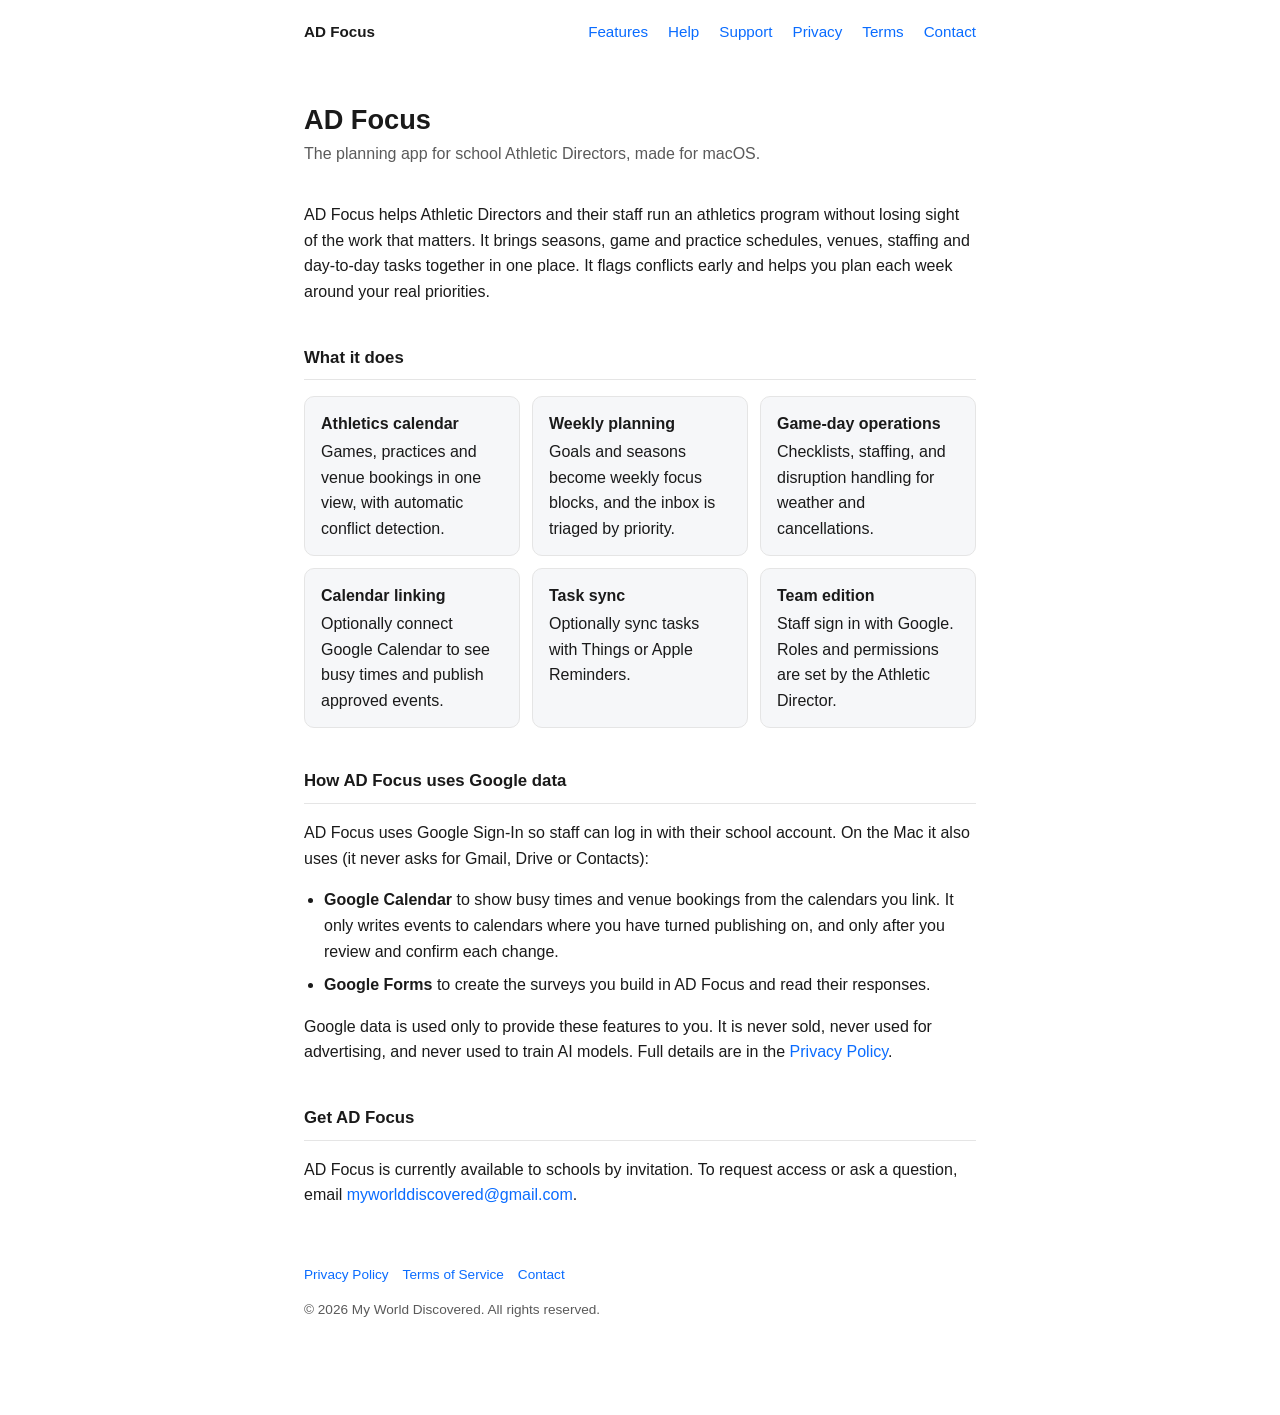
<file: index.html>
<!doctype html>
<html lang="en">
<head>
<meta charset="utf-8">
<meta name="viewport" content="width=device-width, initial-scale=1">
<title>AD Focus — Planning for Athletic Directors</title>
<meta name="description" content="AD Focus is a Mac planner for school Athletic Directors: seasons, schedules, conflicts, game-day operations and focused weekly planning.">
<link rel="stylesheet" href="style.css">
</head>
<body>
<nav>
  <a class="brand" href="index.html">AD Focus</a>
  <a href="features.html">Features</a>
  <a href="help.html">Help</a>
  <a href="support.html">Support</a>
  <a href="privacy.html">Privacy</a>
  <a href="terms.html">Terms</a>
  <a href="mailto:myworlddiscovered@gmail.com">Contact</a>
</nav>
<main>
  <h1>AD Focus</h1>
  <p class="subtitle">The planning app for school Athletic Directors, made for macOS.</p>

  <p>AD Focus helps Athletic Directors and their staff run an athletics program without losing sight of the work that matters. It brings seasons, game and practice schedules, venues, staffing and day-to-day tasks together in one place. It flags conflicts early and helps you plan each week around your real priorities.</p>

  <h2>What it does</h2>
  <ul class="features">
    <li><strong>Athletics calendar</strong>Games, practices and venue bookings in one view, with automatic conflict detection.</li>
    <li><strong>Weekly planning</strong>Goals and seasons become weekly focus blocks, and the inbox is triaged by priority.</li>
    <li><strong>Game-day operations</strong>Checklists, staffing, and disruption handling for weather and cancellations.</li>
    <li><strong>Calendar linking</strong>Optionally connect Google Calendar to see busy times and publish approved events.</li>
    <li><strong>Task sync</strong>Optionally sync tasks with Things or Apple Reminders.</li>
    <li><strong>Team edition</strong>Staff sign in with Google. Roles and permissions are set by the Athletic Director.</li>
  </ul>

  <h2>How AD Focus uses Google data</h2>
  <p>AD Focus uses Google Sign-In so staff can log in with their school account. On the Mac it also uses (it never asks for Gmail, Drive or Contacts):</p>
  <ul>
    <li><strong>Google Calendar</strong> to show busy times and venue bookings from the calendars you link. It only writes events to calendars where you have turned publishing on, and only after you review and confirm each change.</li>
    <li><strong>Google Forms</strong> to create the surveys you build in AD Focus and read their responses.</li>
  </ul>
  <p>Google data is used only to provide these features to you. It is never sold, never used for advertising, and never used to train AI models. Full details are in the <a href="privacy.html">Privacy Policy</a>.</p>

  <h2>Get AD Focus</h2>
  <p>AD Focus is currently available to schools by invitation. To request access or ask a question, email <a href="mailto:myworlddiscovered@gmail.com">myworlddiscovered@gmail.com</a>.</p>

  <footer>
    <p><a href="privacy.html">Privacy Policy</a><a href="terms.html">Terms of Service</a><a href="mailto:myworlddiscovered@gmail.com">Contact</a></p>
    <p>&copy; 2026 My World Discovered. All rights reserved.</p>
  </footer>
</main>
</body>
</html>
</file>
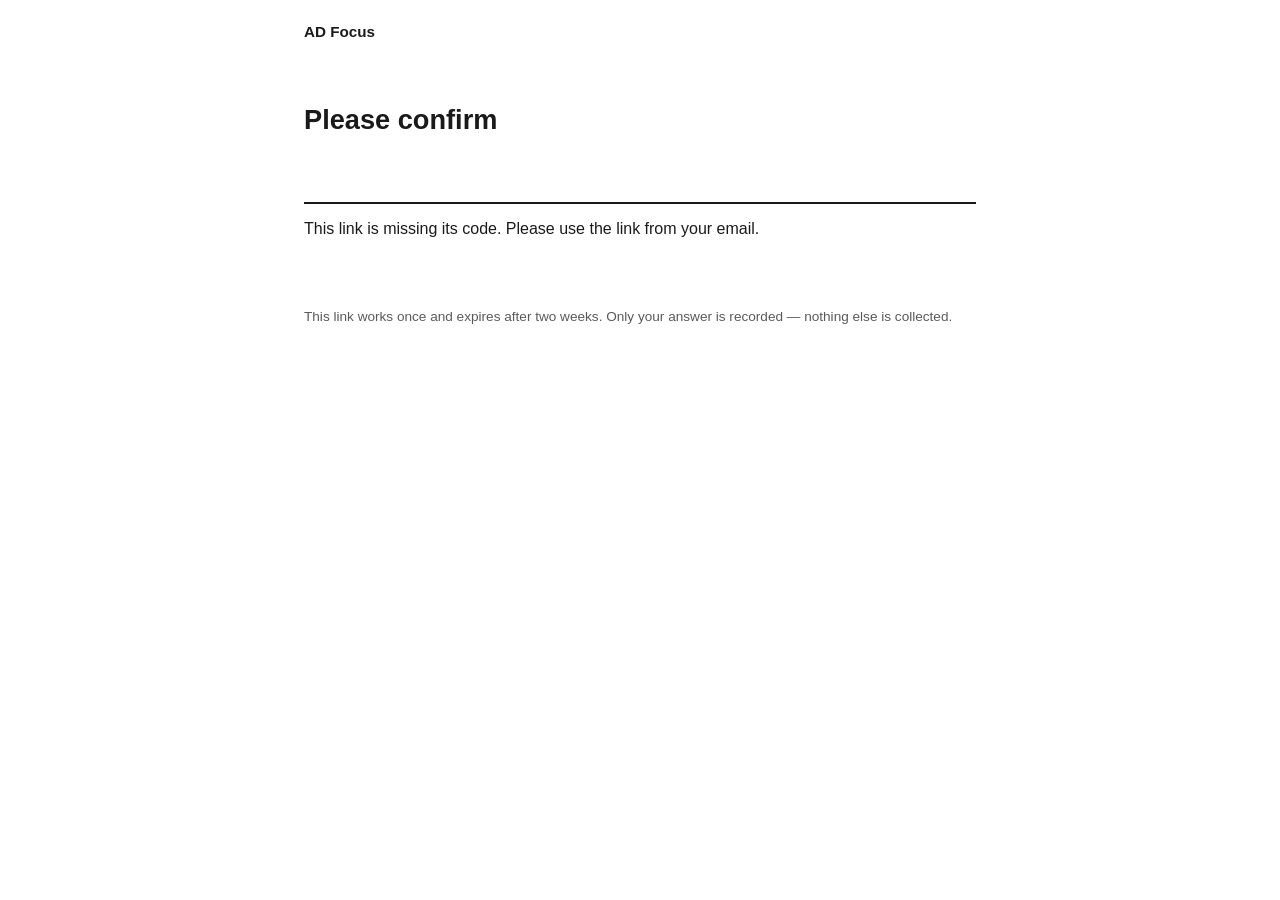
<file: confirm.html>
<!doctype html>
<html lang="en">
<head>
<meta charset="utf-8">
<meta name="viewport" content="width=device-width, initial-scale=1">
<meta name="robots" content="noindex">
<meta name="referrer" content="no-referrer">
<title>Please confirm — AD Focus</title>
<link rel="stylesheet" href="style.css">
<style>
  .card { border-top: 2px solid var(--fg); padding-top: 12px; margin: 24px 0; }
  .card p { margin: 2px 0; }
  .card .what { font-size: 1.2rem; font-weight: 600; }
  .actions { display: flex; gap: 10px; flex-wrap: wrap; }
  .actions button { font: inherit; padding: 10px 20px; border-radius: 6px; cursor: pointer;
    border: 1px solid var(--fg); background: var(--bg); color: var(--fg); }
  .actions button.primary { background: var(--fg); color: var(--bg); }
  .actions button:disabled { opacity: 0.5; cursor: default; }
  #msg { margin-top: 20px; }
</style>
</head>
<body>
<nav><span class="brand">AD Focus</span></nav>
<main>
  <h1 id="heading">Please confirm</h1>
  <p class="subtitle" id="school">&nbsp;</p>
  <div class="card" id="request" aria-live="polite">Loading…</div>
  <div class="actions" id="actions"></div>
  <p id="msg" role="status"></p>
  <p class="subtitle" style="margin-top:40px;font-size:0.85rem">This link works once and expires after two weeks.
    Only your answer is recorded — nothing else is collected.</p>
</main>
<script>
// Single-use confirm/decline link for a transport booking, catering order or game date. Talks only to the
// response-link function, which checks expiry, single use and purpose itself (AD Focus migration 0360).
const API = 'https://xmiaewvlfyydfglkbhgv.supabase.co/functions/v1/response-link'
const HEADINGS = { transport: 'Transport booking', catering: 'Catering order', opponent: 'Game date' }
const t = new URLSearchParams(location.search).get('t') || ''
const el = id => document.getElementById(id)
const say = s => { el('msg').textContent = s }
const day = d => new Date(d).toLocaleString([], { weekday: 'long', day: 'numeric', month: 'long', hour: 'numeric', minute: '2-digit' })

async function load() {
  // Keep the token out of the address bar history once it has been read.
  history.replaceState(null, '', location.pathname)
  const r = await fetch(API + '?t=' + encodeURIComponent(t), { headers: { Accept: 'application/json' } })
  const d = await r.json()
  if (!r.ok) { el('request').textContent = d.error; return }
  el('heading').textContent = HEADINGS[d.kind] || 'Please confirm'
  el('school').textContent = d.school + (d.counterpart ? ' · for ' + d.counterpart : '')
  const box = el('request'); box.textContent = ''
  for (const [text, cls] of [[d.title, 'what'], [day(d.starts_at), ''], [d.detail, '']]) {
    if (!text) continue
    const p = document.createElement('p'); p.textContent = text; if (cls) p.className = cls; box.appendChild(p)
  }
  for (const [answer, label, cls] of [['confirm', 'Confirm', 'primary'], ['decline', 'Decline', '']]) {
    const b = document.createElement('button'); b.textContent = label; b.className = cls
    b.onclick = () => send(answer); el('actions').appendChild(b)
  }
}

async function send(answer) {
  document.querySelectorAll('.actions button').forEach(b => b.disabled = true)
  try {
    const r = await fetch(API, { method: 'POST', headers: { 'Content-Type': 'application/json' }, body: JSON.stringify({ t, answer }) })
    const d = await r.json()
    el('actions').textContent = ''
    say(r.ok ? (answer === 'confirm' ? 'Thank you — you have confirmed. The school can see your answer.'
                                     : 'Thank you — you have declined. The school can see your answer.') : d.error)
  } catch {
    document.querySelectorAll('.actions button').forEach(b => b.disabled = false)
    say('Could not reach the server. Please try again.')
  }
}

if (!t) { el('request').textContent = 'This link is missing its code. Please use the link from your email.' }
else load().catch(() => say('Something went wrong. Please try again later.'))
</script>
</body>
</html>
</file>
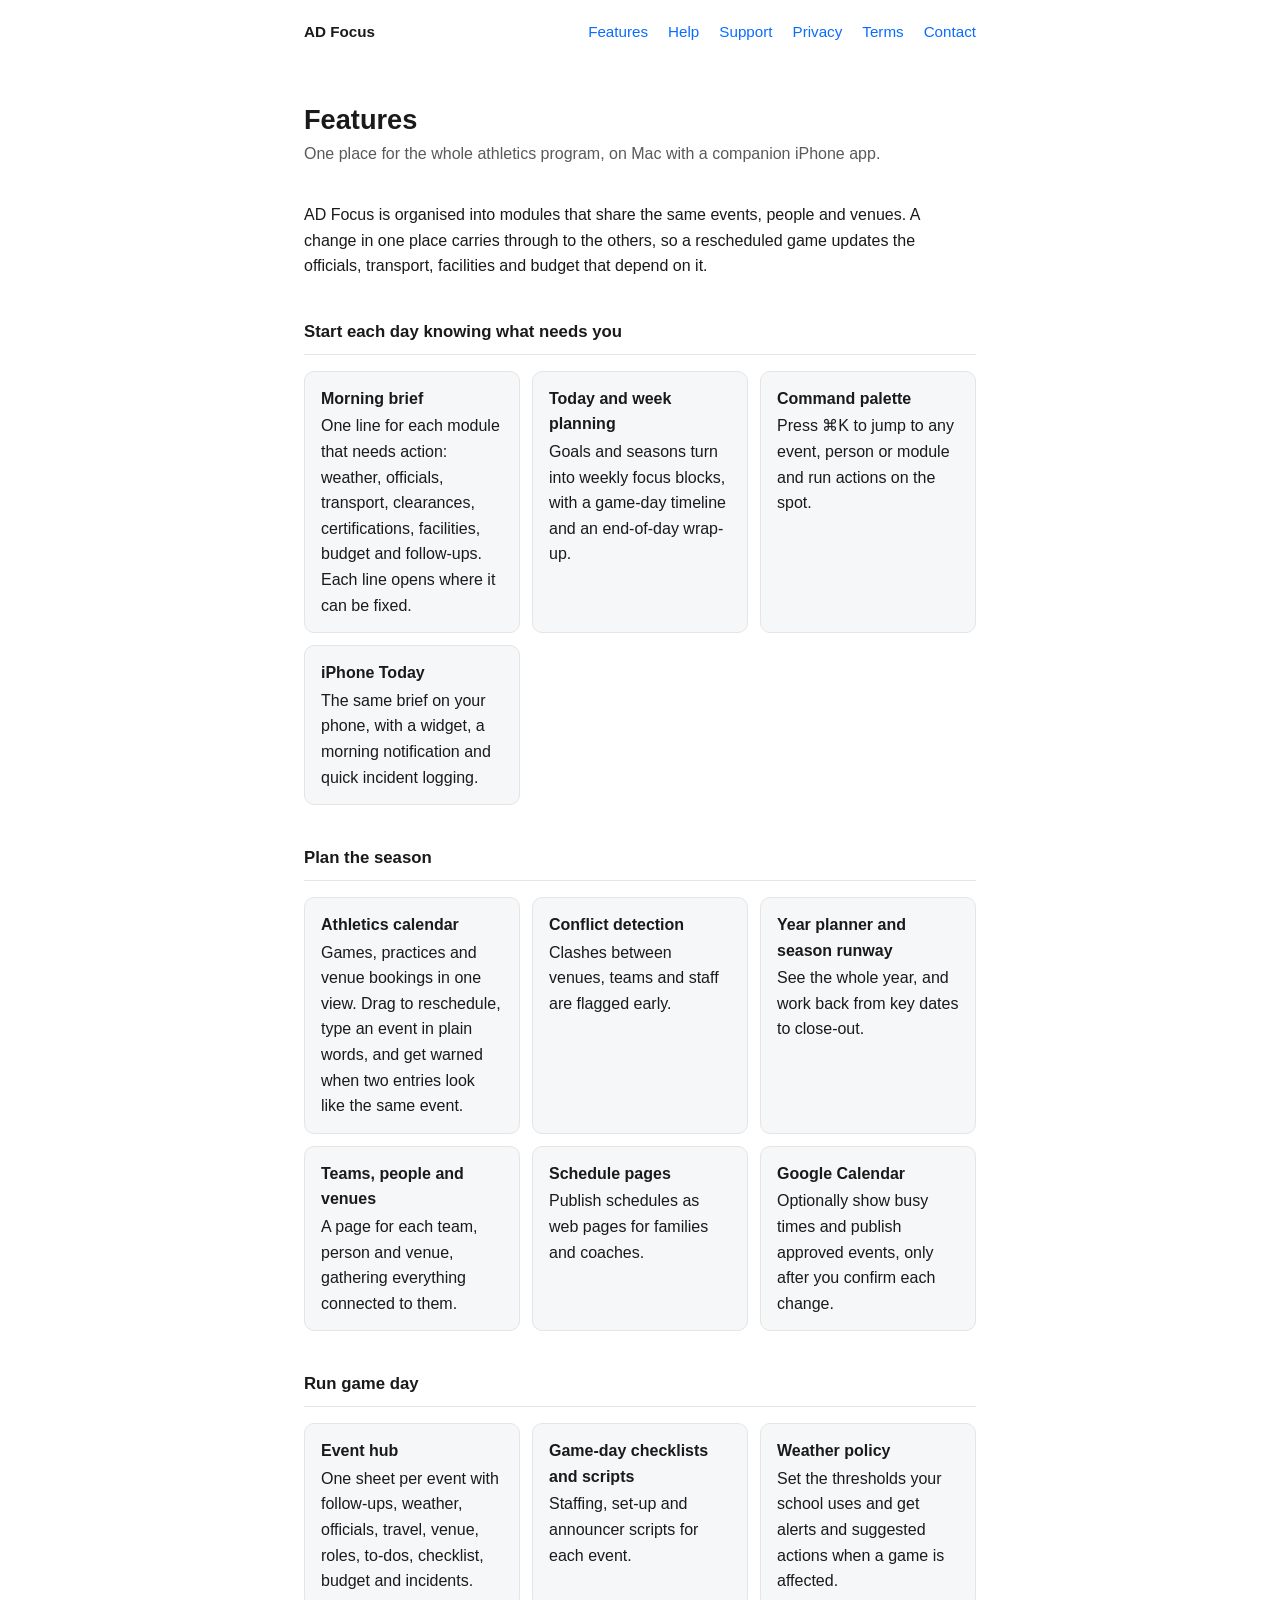
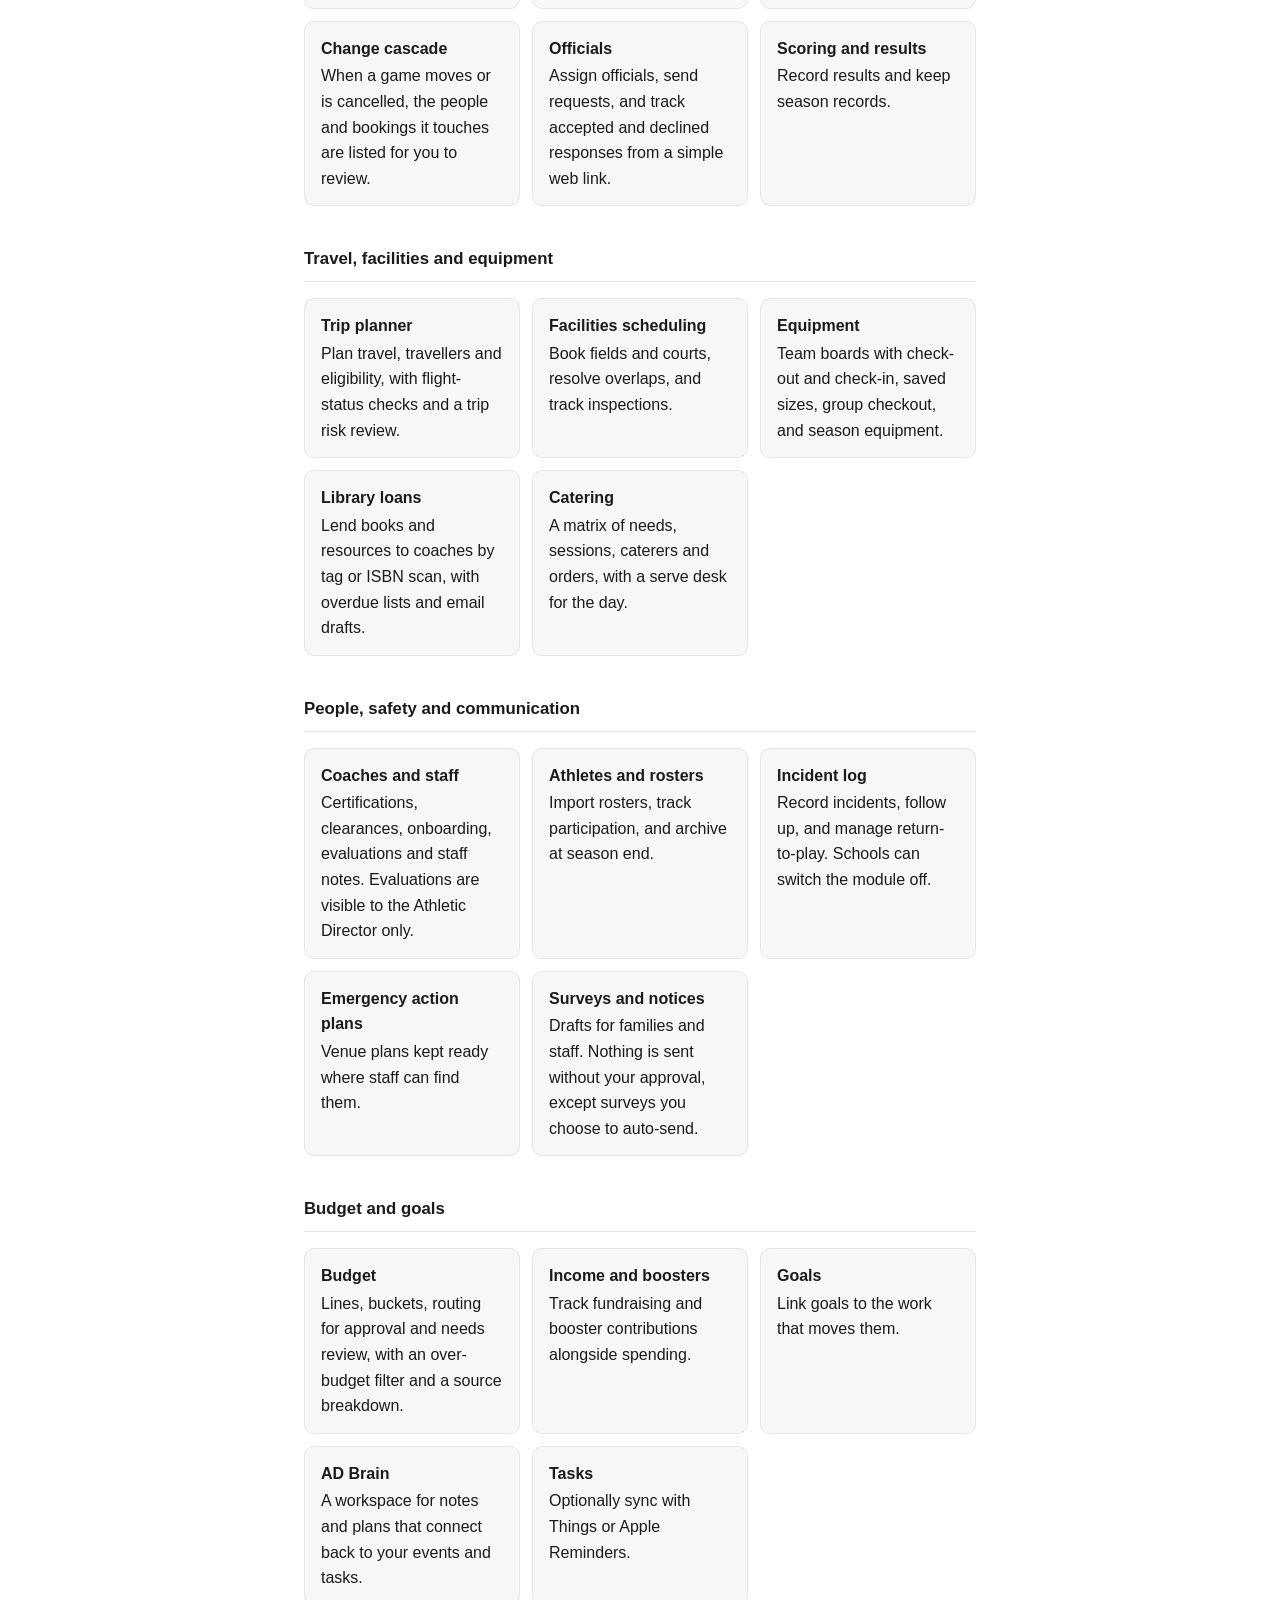
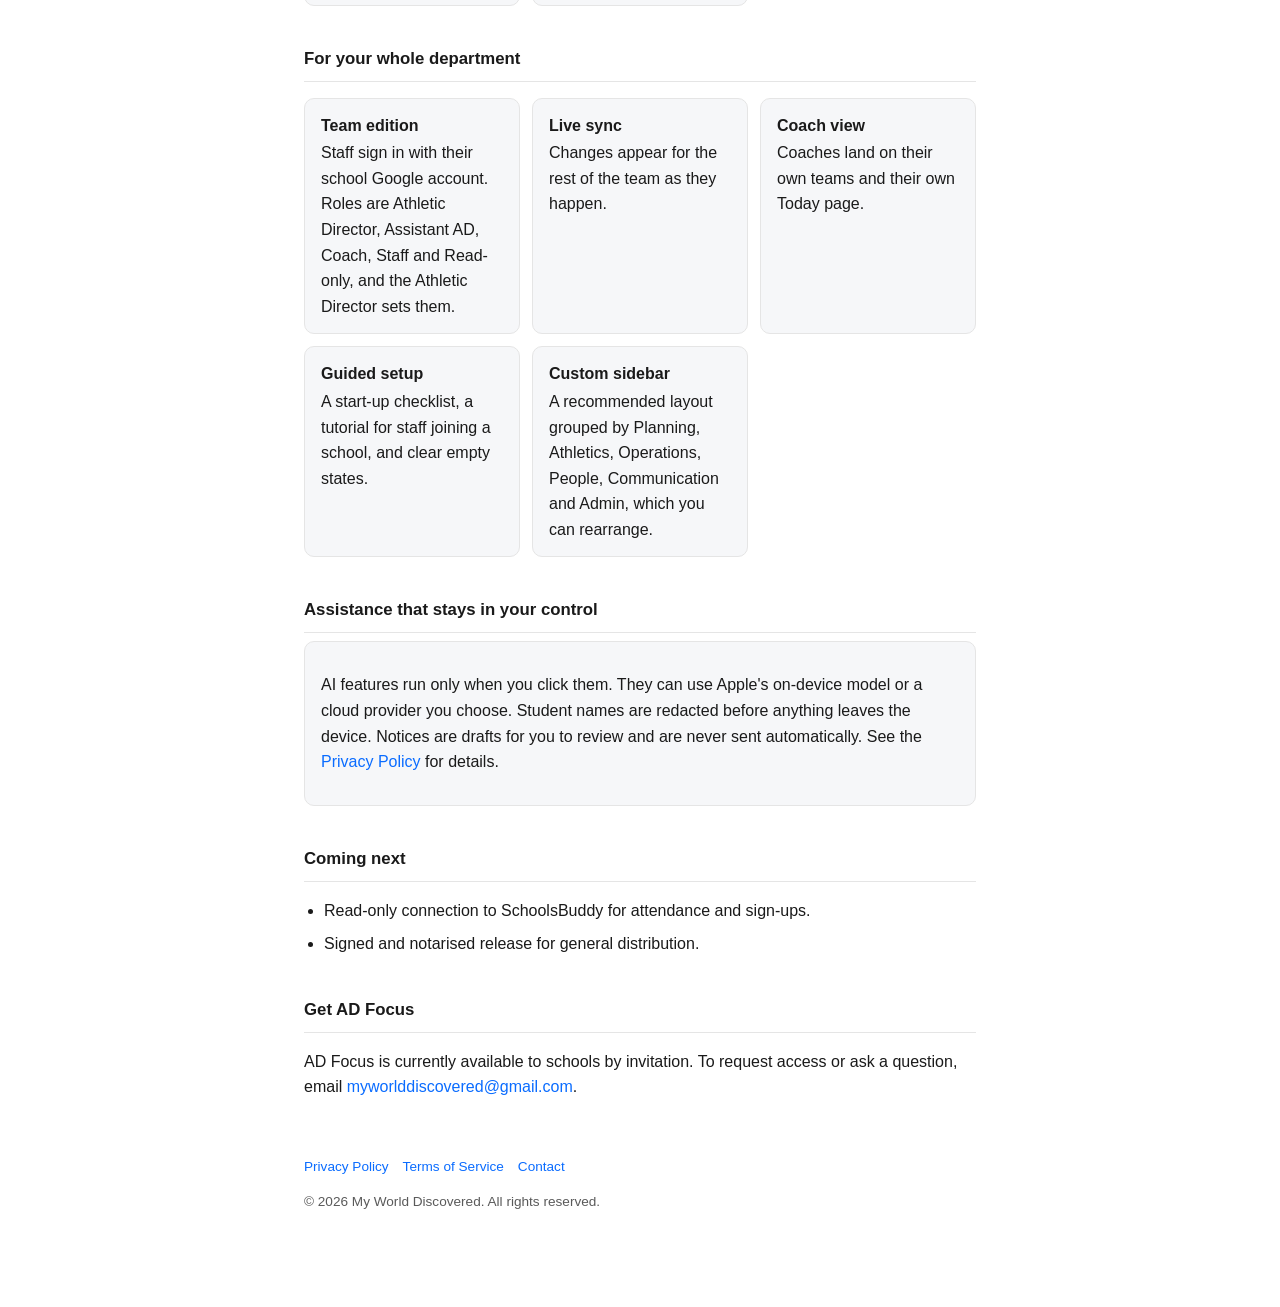
<file: features.html>
<!doctype html>
<html lang="en">
<head>
<meta charset="utf-8">
<meta name="viewport" content="width=device-width, initial-scale=1">
<title>Features — AD Focus</title>
<meta name="description" content="Everything AD Focus does for school Athletic Directors: calendar, game-day operations, officials, travel, equipment, facilities, budget, safety and a daily brief, on Mac and iPhone.">
<link rel="stylesheet" href="style.css">
</head>
<body>
<nav>
  <a class="brand" href="index.html">AD Focus</a>
  <a href="features.html">Features</a>
  <a href="help.html">Help</a>
  <a href="support.html">Support</a>
  <a href="privacy.html">Privacy</a>
  <a href="terms.html">Terms</a>
  <a href="mailto:myworlddiscovered@gmail.com">Contact</a>
</nav>
<main>
  <h1>Features</h1>
  <p class="subtitle">One place for the whole athletics program, on Mac with a companion iPhone app.</p>

  <p>AD Focus is organised into modules that share the same events, people and venues. A change in one place carries through to the others, so a rescheduled game updates the officials, transport, facilities and budget that depend on it.</p>

  <h2>Start each day knowing what needs you</h2>
  <ul class="features">
    <li><strong>Morning brief</strong>One line for each module that needs action: weather, officials, transport, clearances, certifications, facilities, budget and follow-ups. Each line opens where it can be fixed.</li>
    <li><strong>Today and week planning</strong>Goals and seasons turn into weekly focus blocks, with a game-day timeline and an end-of-day wrap-up.</li>
    <li><strong>Command palette</strong>Press ⌘K to jump to any event, person or module and run actions on the spot.</li>
    <li><strong>iPhone Today</strong>The same brief on your phone, with a widget, a morning notification and quick incident logging.</li>
  </ul>

  <h2>Plan the season</h2>
  <ul class="features">
    <li><strong>Athletics calendar</strong>Games, practices and venue bookings in one view. Drag to reschedule, type an event in plain words, and get warned when two entries look like the same event.</li>
    <li><strong>Conflict detection</strong>Clashes between venues, teams and staff are flagged early.</li>
    <li><strong>Year planner and season runway</strong>See the whole year, and work back from key dates to close-out.</li>
    <li><strong>Teams, people and venues</strong>A page for each team, person and venue, gathering everything connected to them.</li>
    <li><strong>Schedule pages</strong>Publish schedules as web pages for families and coaches.</li>
    <li><strong>Google Calendar</strong>Optionally show busy times and publish approved events, only after you confirm each change.</li>
  </ul>

  <h2>Run game day</h2>
  <ul class="features">
    <li><strong>Event hub</strong>One sheet per event with follow-ups, weather, officials, travel, venue, roles, to-dos, checklist, budget and incidents.</li>
    <li><strong>Game-day checklists and scripts</strong>Staffing, set-up and announcer scripts for each event.</li>
    <li><strong>Weather policy</strong>Set the thresholds your school uses and get alerts and suggested actions when a game is affected.</li>
    <li><strong>Change cascade</strong>When a game moves or is cancelled, the people and bookings it touches are listed for you to review.</li>
    <li><strong>Officials</strong>Assign officials, send requests, and track accepted and declined responses from a simple web link.</li>
    <li><strong>Scoring and results</strong>Record results and keep season records.</li>
  </ul>

  <h2>Travel, facilities and equipment</h2>
  <ul class="features">
    <li><strong>Trip planner</strong>Plan travel, travellers and eligibility, with flight-status checks and a trip risk review.</li>
    <li><strong>Facilities scheduling</strong>Book fields and courts, resolve overlaps, and track inspections.</li>
    <li><strong>Equipment</strong>Team boards with check-out and check-in, saved sizes, group checkout, and season equipment.</li>
    <li><strong>Library loans</strong>Lend books and resources to coaches by tag or ISBN scan, with overdue lists and email drafts.</li>
    <li><strong>Catering</strong>A matrix of needs, sessions, caterers and orders, with a serve desk for the day.</li>
  </ul>

  <h2>People, safety and communication</h2>
  <ul class="features">
    <li><strong>Coaches and staff</strong>Certifications, clearances, onboarding, evaluations and staff notes. Evaluations are visible to the Athletic Director only.</li>
    <li><strong>Athletes and rosters</strong>Import rosters, track participation, and archive at season end.</li>
    <li><strong>Incident log</strong>Record incidents, follow up, and manage return-to-play. Schools can switch the module off.</li>
    <li><strong>Emergency action plans</strong>Venue plans kept ready where staff can find them.</li>
    <li><strong>Surveys and notices</strong>Drafts for families and staff. Nothing is sent without your approval, except surveys you choose to auto-send.</li>
  </ul>

  <h2>Budget and goals</h2>
  <ul class="features">
    <li><strong>Budget</strong>Lines, buckets, routing for approval and needs review, with an over-budget filter and a source breakdown.</li>
    <li><strong>Income and boosters</strong>Track fundraising and booster contributions alongside spending.</li>
    <li><strong>Goals</strong>Link goals to the work that moves them.</li>
    <li><strong>AD Brain</strong>A workspace for notes and plans that connect back to your events and tasks.</li>
    <li><strong>Tasks</strong>Optionally sync with Things or Apple Reminders.</li>
  </ul>

  <h2>For your whole department</h2>
  <ul class="features">
    <li><strong>Team edition</strong>Staff sign in with their school Google account. Roles are Athletic Director, Assistant AD, Coach, Staff and Read-only, and the Athletic Director sets them.</li>
    <li><strong>Live sync</strong>Changes appear for the rest of the team as they happen.</li>
    <li><strong>Coach view</strong>Coaches land on their own teams and their own Today page.</li>
    <li><strong>Guided setup</strong>A start-up checklist, a tutorial for staff joining a school, and clear empty states.</li>
    <li><strong>Custom sidebar</strong>A recommended layout grouped by Planning, Athletics, Operations, People, Communication and Admin, which you can rearrange.</li>
  </ul>

  <h2>Assistance that stays in your control</h2>
  <div class="note">
    <p>AI features run only when you click them. They can use Apple's on-device model or a cloud provider you choose. Student names are redacted before anything leaves the device. Notices are drafts for you to review and are never sent automatically. See the <a href="privacy.html">Privacy Policy</a> for details.</p>
  </div>

  <h2>Coming next</h2>
  <ul>
    <li>Read-only connection to SchoolsBuddy for attendance and sign-ups.</li>
    <li>Signed and notarised release for general distribution.</li>
  </ul>

  <h2>Get AD Focus</h2>
  <p>AD Focus is currently available to schools by invitation. To request access or ask a question, email <a href="mailto:myworlddiscovered@gmail.com">myworlddiscovered@gmail.com</a>.</p>

  <footer>
    <p><a href="privacy.html">Privacy Policy</a><a href="terms.html">Terms of Service</a><a href="mailto:myworlddiscovered@gmail.com">Contact</a></p>
    <p>&copy; 2026 My World Discovered. All rights reserved.</p>
  </footer>
</main>
</body>
</html>
</file>
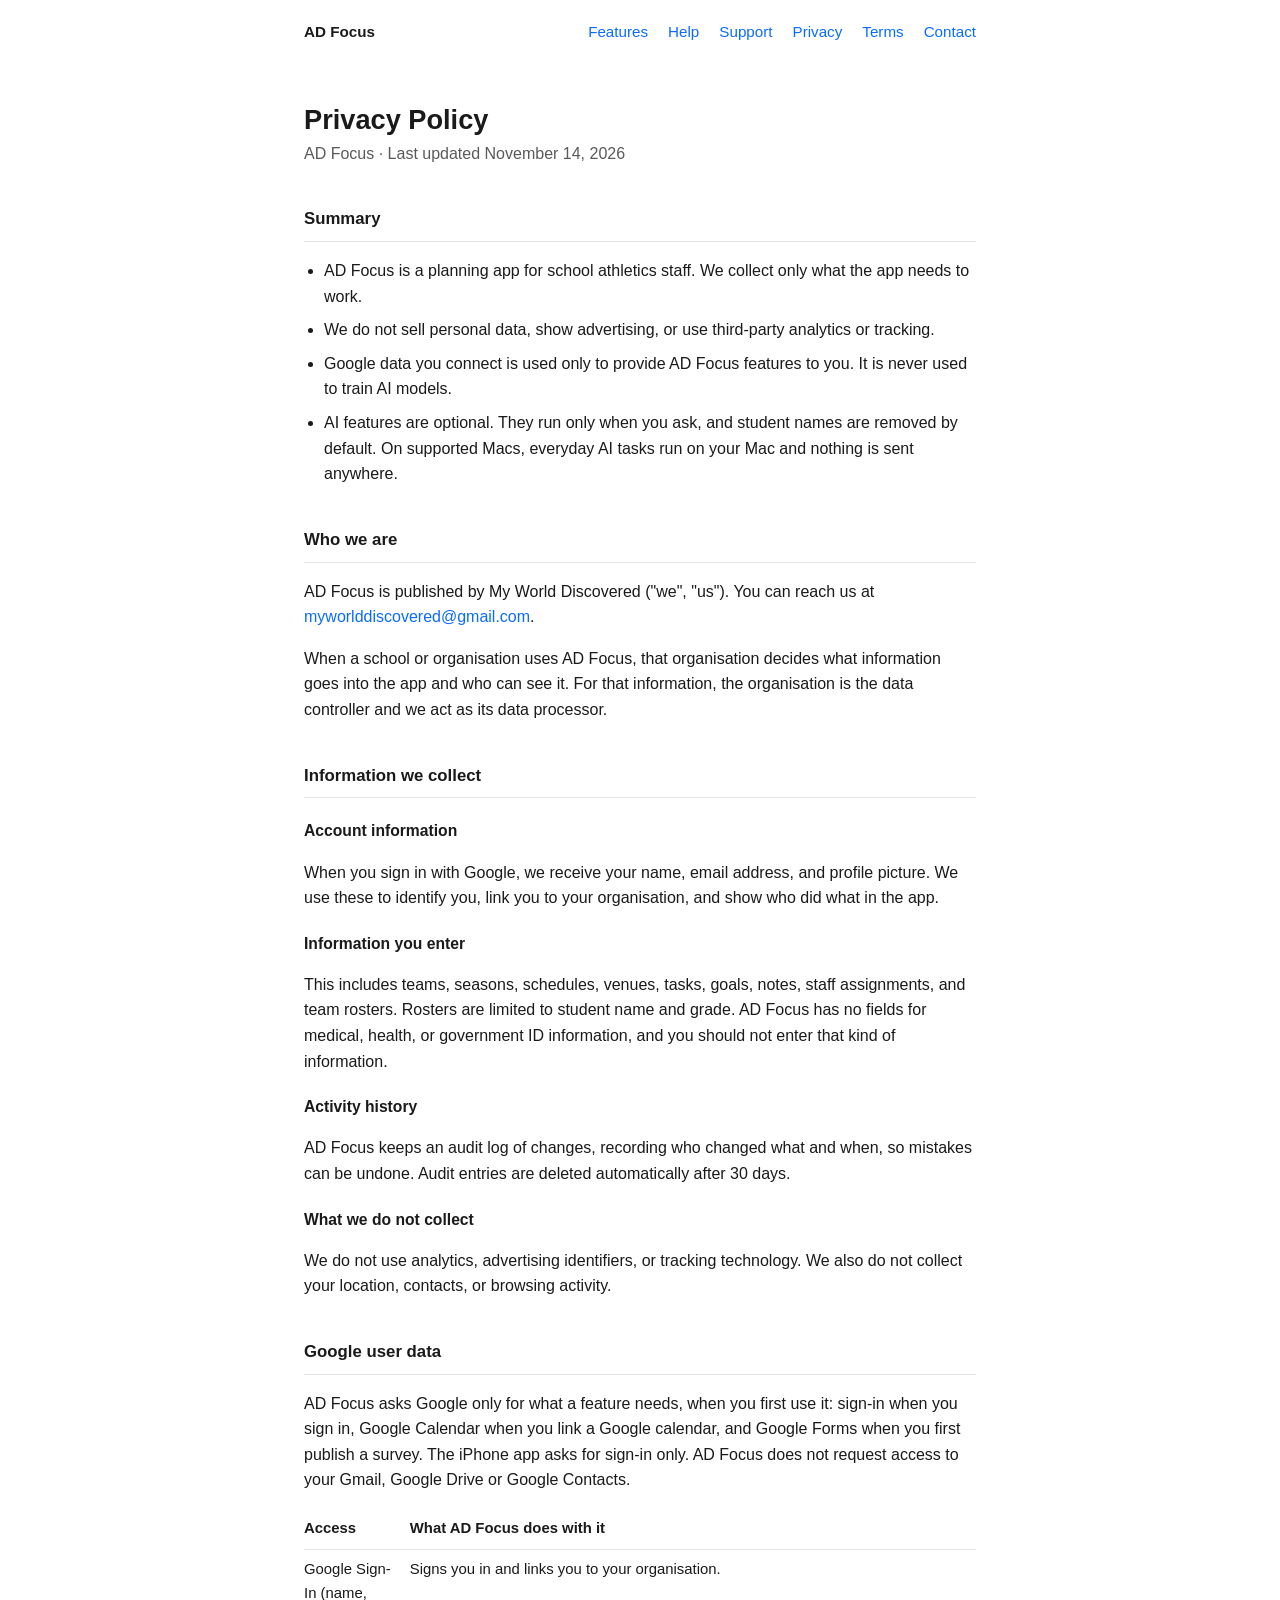
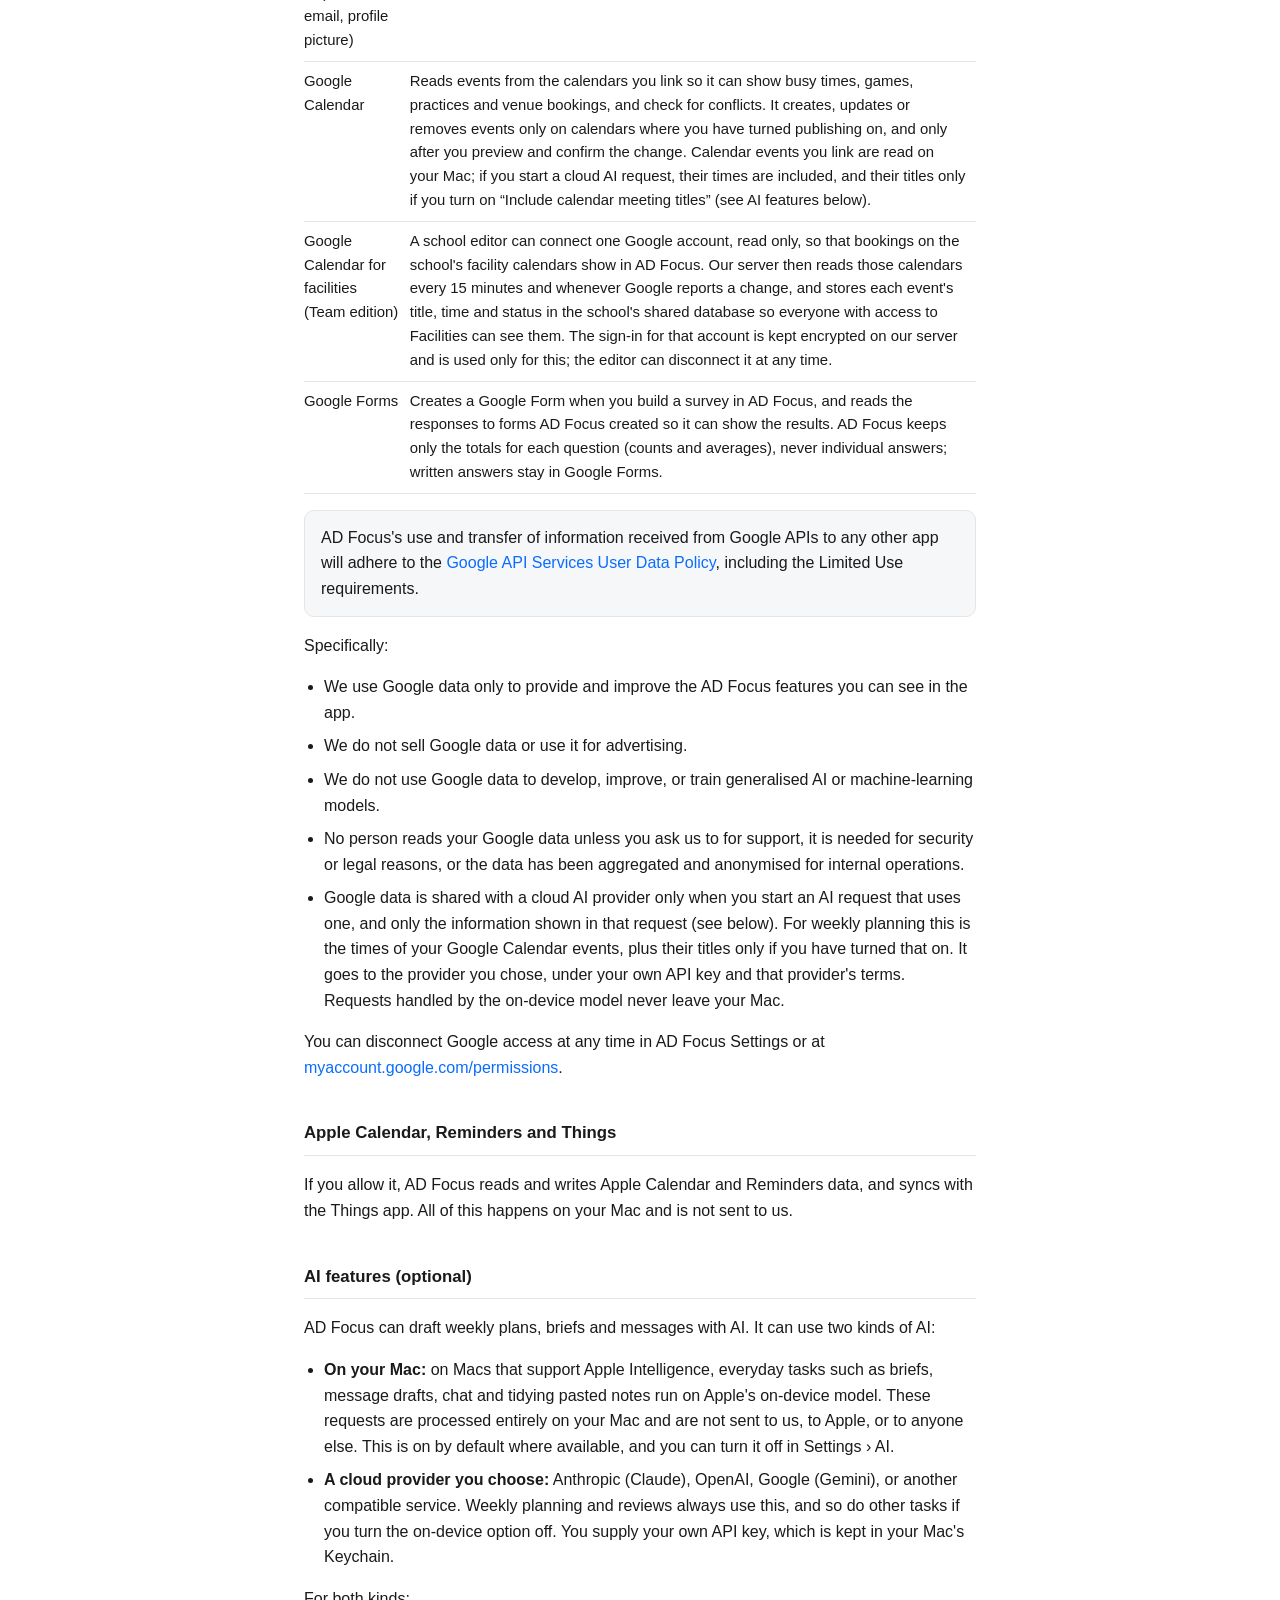
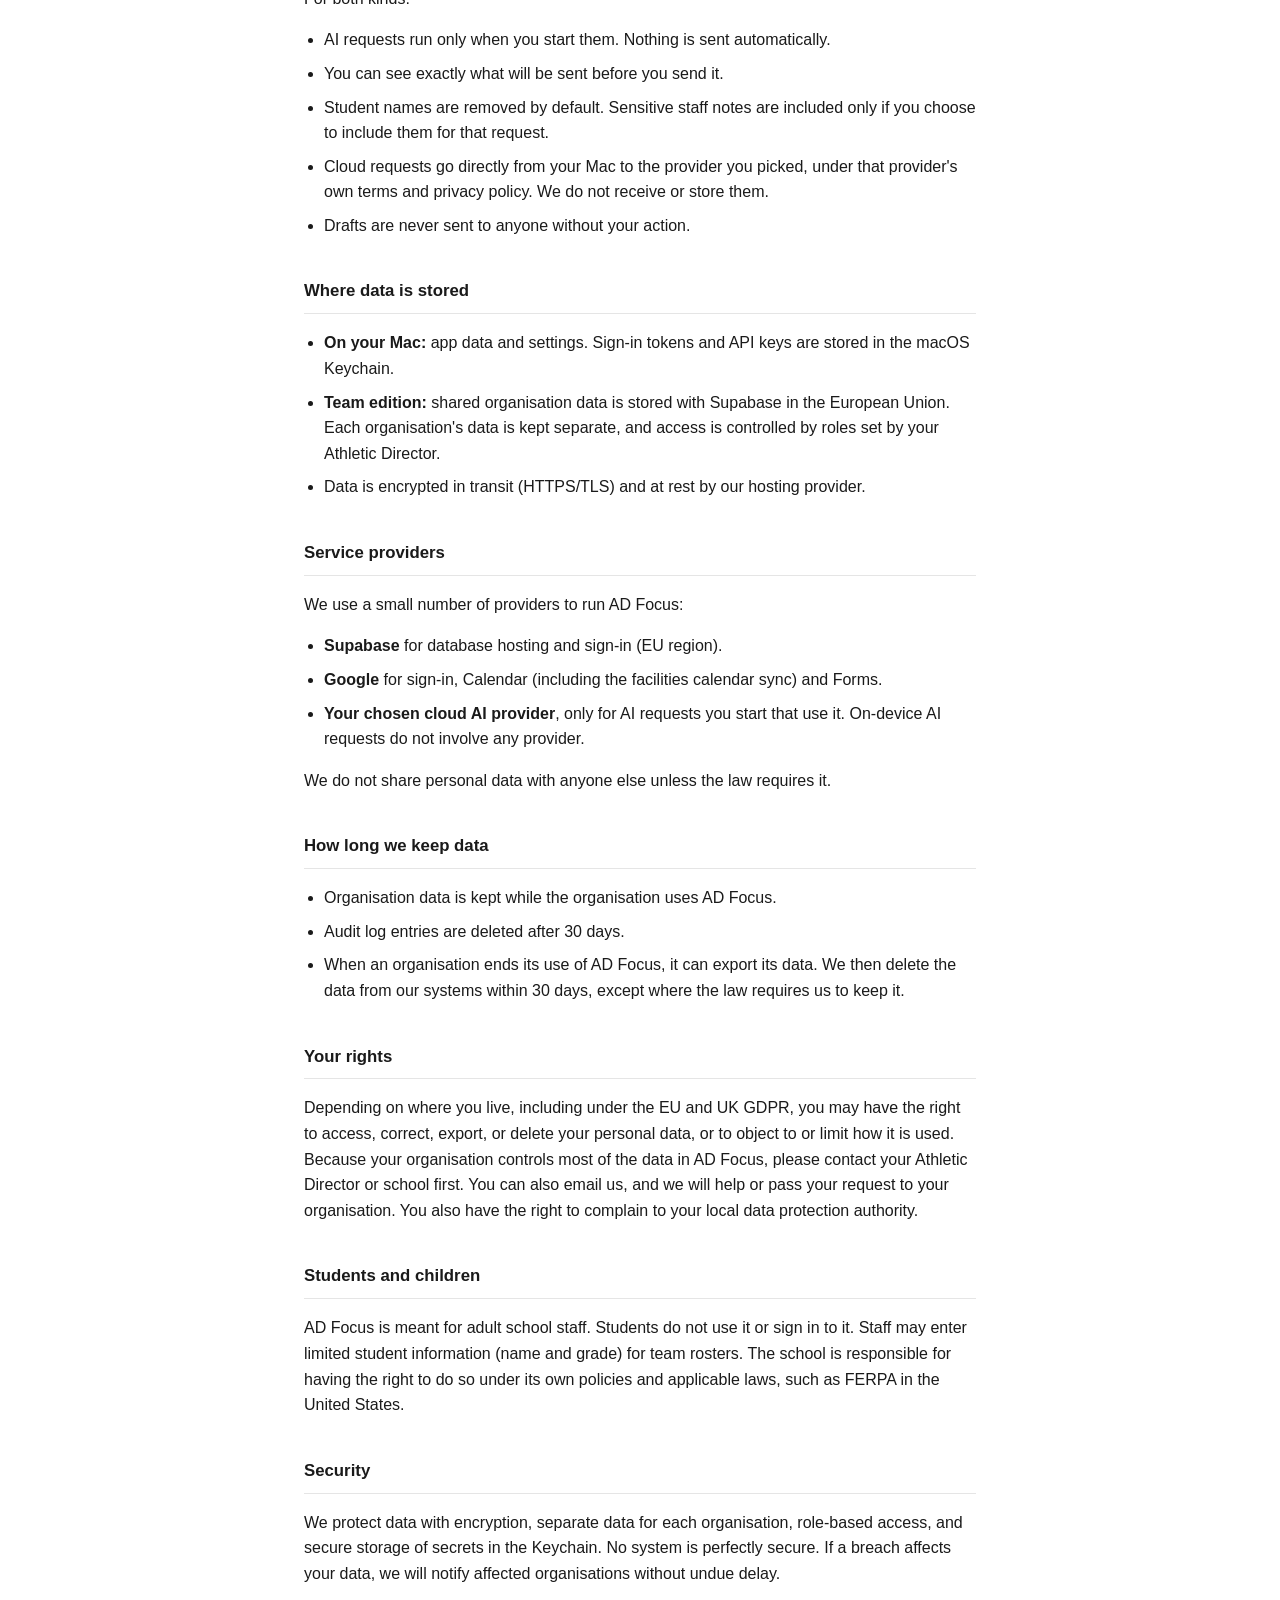
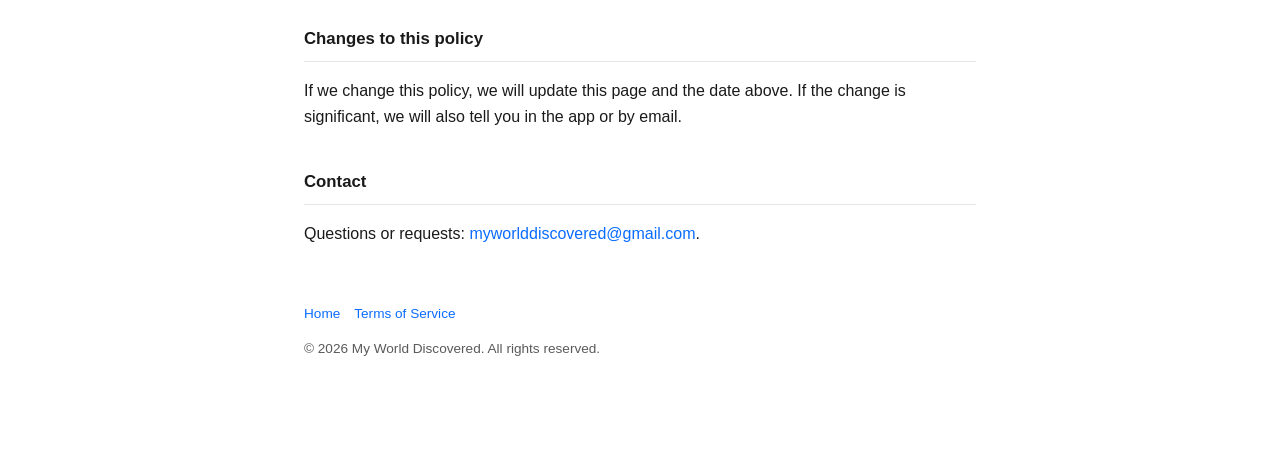
<file: privacy.html>
<!doctype html>
<html lang="en">
<head>
<meta charset="utf-8">
<meta name="viewport" content="width=device-width, initial-scale=1">
<title>AD Focus — Privacy Policy</title>
<link rel="stylesheet" href="style.css">
</head>
<body>
<nav>
  <a class="brand" href="index.html">AD Focus</a>
  <a href="features.html">Features</a>
  <a href="help.html">Help</a>
  <a href="support.html">Support</a>
  <a href="privacy.html">Privacy</a>
  <a href="terms.html">Terms</a>
  <a href="mailto:myworlddiscovered@gmail.com">Contact</a>
</nav>
<main>
  <h1>Privacy Policy</h1>
  <p class="subtitle">AD Focus · Last updated November 14, 2026</p>

  <h2>Summary</h2>
  <ul>
    <li>AD Focus is a planning app for school athletics staff. We collect only what the app needs to work.</li>
    <li>We do not sell personal data, show advertising, or use third-party analytics or tracking.</li>
    <li>Google data you connect is used only to provide AD Focus features to you. It is never used to train AI models.</li>
    <li>AI features are optional. They run only when you ask, and student names are removed by default. On supported Macs, everyday AI tasks run on your Mac and nothing is sent anywhere.</li>
  </ul>

  <h2>Who we are</h2>
  <p>AD Focus is published by My World Discovered ("we", "us"). You can reach us at <a href="mailto:myworlddiscovered@gmail.com">myworlddiscovered@gmail.com</a>.</p>
  <p>When a school or organisation uses AD Focus, that organisation decides what information goes into the app and who can see it. For that information, the organisation is the data controller and we act as its data processor.</p>

  <h2>Information we collect</h2>
  <h3>Account information</h3>
  <p>When you sign in with Google, we receive your name, email address, and profile picture. We use these to identify you, link you to your organisation, and show who did what in the app.</p>
  <h3>Information you enter</h3>
  <p>This includes teams, seasons, schedules, venues, tasks, goals, notes, staff assignments, and team rosters. Rosters are limited to student name and grade. AD Focus has no fields for medical, health, or government ID information, and you should not enter that kind of information.</p>
  <h3>Activity history</h3>
  <p>AD Focus keeps an audit log of changes, recording who changed what and when, so mistakes can be undone. Audit entries are deleted automatically after 30 days.</p>
  <h3>What we do not collect</h3>
  <p>We do not use analytics, advertising identifiers, or tracking technology. We also do not collect your location, contacts, or browsing activity.</p>

  <h2>Google user data</h2>
  <p>AD Focus asks Google only for what a feature needs, when you first use it: sign-in when you sign in, Google Calendar when you link a Google calendar, and Google Forms when you first publish a survey. The iPhone app asks for sign-in only. AD Focus does not request access to your Gmail, Google Drive or Google Contacts.</p>
  <table>
    <tr><th>Access</th><th>What AD Focus does with it</th></tr>
    <tr><td>Google Sign-In (name, email, profile picture)</td><td>Signs you in and links you to your organisation.</td></tr>
    <tr><td>Google Calendar</td><td>Reads events from the calendars you link so it can show busy times, games, practices and venue bookings, and check for conflicts. It creates, updates or removes events only on calendars where you have turned publishing on, and only after you preview and confirm the change. Calendar events you link are read on your Mac; if you start a cloud AI request, their times are included, and their titles only if you turn on “Include calendar meeting titles” (see AI features below).</td></tr>
    <tr><td>Google Calendar for facilities (Team edition)</td><td>A school editor can connect one Google account, read only, so that bookings on the school's facility calendars show in AD Focus. Our server then reads those calendars every 15 minutes and whenever Google reports a change, and stores each event's title, time and status in the school's shared database so everyone with access to Facilities can see them. The sign-in for that account is kept encrypted on our server and is used only for this; the editor can disconnect it at any time.</td></tr>
    <tr><td>Google Forms</td><td>Creates a Google Form when you build a survey in AD Focus, and reads the responses to forms AD Focus created so it can show the results. AD Focus keeps only the totals for each question (counts and averages), never individual answers; written answers stay in Google Forms.</td></tr>
  </table>
  <p class="note">AD Focus's use and transfer of information received from Google APIs to any other app will adhere to the <a href="https://developers.google.com/terms/api-services-user-data-policy">Google API Services User Data Policy</a>, including the Limited Use requirements.</p>
  <p>Specifically:</p>
  <ul>
    <li>We use Google data only to provide and improve the AD Focus features you can see in the app.</li>
    <li>We do not sell Google data or use it for advertising.</li>
    <li>We do not use Google data to develop, improve, or train generalised AI or machine-learning models.</li>
    <li>No person reads your Google data unless you ask us to for support, it is needed for security or legal reasons, or the data has been aggregated and anonymised for internal operations.</li>
    <li>Google data is shared with a cloud AI provider only when you start an AI request that uses one, and only the information shown in that request (see below). For weekly planning this is the times of your Google Calendar events, plus their titles only if you have turned that on. It goes to the provider you chose, under your own API key and that provider's terms. Requests handled by the on-device model never leave your Mac.</li>
  </ul>
  <p>You can disconnect Google access at any time in AD Focus Settings or at <a href="https://myaccount.google.com/permissions">myaccount.google.com/permissions</a>.</p>

  <h2>Apple Calendar, Reminders and Things</h2>
  <p>If you allow it, AD Focus reads and writes Apple Calendar and Reminders data, and syncs with the Things app. All of this happens on your Mac and is not sent to us.</p>

  <h2>AI features (optional)</h2>
  <p>AD Focus can draft weekly plans, briefs and messages with AI. It can use two kinds of AI:</p>
  <ul>
    <li><strong>On your Mac:</strong> on Macs that support Apple Intelligence, everyday tasks such as briefs, message drafts, chat and tidying pasted notes run on Apple's on-device model. These requests are processed entirely on your Mac and are not sent to us, to Apple, or to anyone else. This is on by default where available, and you can turn it off in Settings › AI.</li>
    <li><strong>A cloud provider you choose:</strong> Anthropic (Claude), OpenAI, Google (Gemini), or another compatible service. Weekly planning and reviews always use this, and so do other tasks if you turn the on-device option off. You supply your own API key, which is kept in your Mac's Keychain.</li>
  </ul>
  <p>For both kinds:</p>
  <ul>
    <li>AI requests run only when you start them. Nothing is sent automatically.</li>
    <li>You can see exactly what will be sent before you send it.</li>
    <li>Student names are removed by default. Sensitive staff notes are included only if you choose to include them for that request.</li>
    <li>Cloud requests go directly from your Mac to the provider you picked, under that provider's own terms and privacy policy. We do not receive or store them.</li>
    <li>Drafts are never sent to anyone without your action.</li>
  </ul>

  <h2>Where data is stored</h2>
  <ul>
    <li><strong>On your Mac:</strong> app data and settings. Sign-in tokens and API keys are stored in the macOS Keychain.</li>
    <li><strong>Team edition:</strong> shared organisation data is stored with Supabase in the European Union. Each organisation's data is kept separate, and access is controlled by roles set by your Athletic Director.</li>
    <li>Data is encrypted in transit (HTTPS/TLS) and at rest by our hosting provider.</li>
  </ul>

  <h2>Service providers</h2>
  <p>We use a small number of providers to run AD Focus:</p>
  <ul>
    <li><strong>Supabase</strong> for database hosting and sign-in (EU region).</li>
    <li><strong>Google</strong> for sign-in, Calendar (including the facilities calendar sync) and Forms.</li>
    <li><strong>Your chosen cloud AI provider</strong>, only for AI requests you start that use it. On-device AI requests do not involve any provider.</li>
  </ul>
  <p>We do not share personal data with anyone else unless the law requires it.</p>

  <h2>How long we keep data</h2>
  <ul>
    <li>Organisation data is kept while the organisation uses AD Focus.</li>
    <li>Audit log entries are deleted after 30 days.</li>
    <li>When an organisation ends its use of AD Focus, it can export its data. We then delete the data from our systems within 30 days, except where the law requires us to keep it.</li>
  </ul>

  <h2>Your rights</h2>
  <p>Depending on where you live, including under the EU and UK GDPR, you may have the right to access, correct, export, or delete your personal data, or to object to or limit how it is used. Because your organisation controls most of the data in AD Focus, please contact your Athletic Director or school first. You can also email us, and we will help or pass your request to your organisation. You also have the right to complain to your local data protection authority.</p>

  <h2>Students and children</h2>
  <p>AD Focus is meant for adult school staff. Students do not use it or sign in to it. Staff may enter limited student information (name and grade) for team rosters. The school is responsible for having the right to do so under its own policies and applicable laws, such as FERPA in the United States.</p>

  <h2>Security</h2>
  <p>We protect data with encryption, separate data for each organisation, role-based access, and secure storage of secrets in the Keychain. No system is perfectly secure. If a breach affects your data, we will notify affected organisations without undue delay.</p>

  <h2>Changes to this policy</h2>
  <p>If we change this policy, we will update this page and the date above. If the change is significant, we will also tell you in the app or by email.</p>

  <h2>Contact</h2>
  <p>Questions or requests: <a href="mailto:myworlddiscovered@gmail.com">myworlddiscovered@gmail.com</a>.</p>

  <footer>
    <p><a href="index.html">Home</a><a href="terms.html">Terms of Service</a></p>
    <p>&copy; 2026 My World Discovered. All rights reserved.</p>
  </footer>
</main>
</body>
</html>
</file>
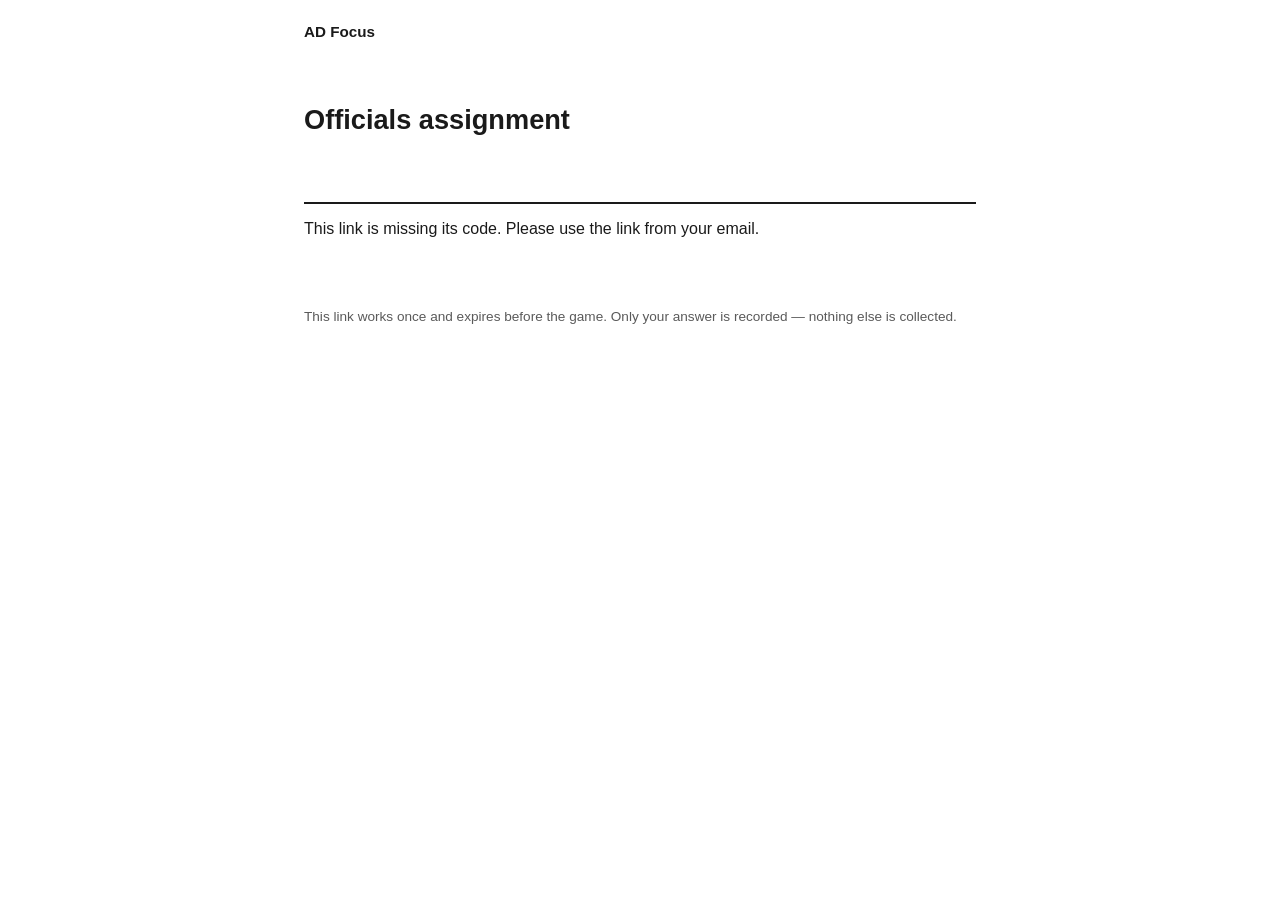
<file: respond.html>
<!doctype html>
<html lang="en">
<head>
<meta charset="utf-8">
<meta name="viewport" content="width=device-width, initial-scale=1">
<meta name="robots" content="noindex">
<meta name="referrer" content="no-referrer">
<title>Officials assignment — AD Focus</title>
<link rel="stylesheet" href="style.css">
<style>
  .card { border-top: 2px solid var(--fg); padding-top: 12px; margin: 24px 0; }
  .card p { margin: 2px 0; }
  .card .game { font-size: 1.2rem; font-weight: 600; }
  .actions { display: flex; gap: 10px; flex-wrap: wrap; }
  .actions button { font: inherit; padding: 10px 20px; border-radius: 6px; cursor: pointer;
    border: 1px solid var(--fg); background: var(--bg); color: var(--fg); }
  .actions button.primary { background: var(--fg); color: var(--bg); }
  .actions button:disabled { opacity: 0.5; cursor: default; }
  #msg { margin-top: 20px; }
</style>
</head>
<body>
<nav><span class="brand">AD Focus</span></nav>
<main>
  <h1>Officials assignment</h1>
  <p class="subtitle" id="school">&nbsp;</p>
  <div class="card" id="game" aria-live="polite">Loading…</div>
  <div class="actions" id="actions"></div>
  <p id="msg" role="status"></p>
  <p class="subtitle" style="margin-top:40px;font-size:0.85rem">This link works once and expires before the game.
    Only your answer is recorded — nothing else is collected.</p>
</main>
<script>
// Single-use accept/decline link for one officials assignment. Talks only to the official-response function,
// which checks expiry and single use itself (AD Focus migrations 0032 and 0056).
const API = 'https://xmiaewvlfyydfglkbhgv.supabase.co/functions/v1/official-response'
const t = new URLSearchParams(location.search).get('t') || ''
const el = id => document.getElementById(id)
const say = s => { el('msg').textContent = s }
const day = d => new Date(d).toLocaleString([], { weekday: 'long', day: 'numeric', month: 'long', hour: 'numeric', minute: '2-digit' })
const time = d => new Date(d).toLocaleTimeString([], { hour: 'numeric', minute: '2-digit' })

async function load() {
  // Keep the token out of the address bar history once it has been read.
  history.replaceState(null, '', location.pathname)
  const r = await fetch(API + '?t=' + encodeURIComponent(t), { headers: { Accept: 'application/json' } })
  const d = await r.json()
  if (!r.ok) { el('game').textContent = d.error; return }
  el('school').textContent = d.school
  const g = el('game'); g.textContent = ''
  const lines = [[d.event_title, 'game'], [day(d.event_start) + ' – ' + time(d.event_end), ''],
                 [d.position ? 'Position: ' + d.position : '', ''], [d.official_name ? 'For: ' + d.official_name : '', '']]
  for (const [text, cls] of lines) {
    if (!text) continue
    const p = document.createElement('p'); p.textContent = text; if (cls) p.className = cls; g.appendChild(p)
  }
  for (const [answer, label, cls] of [['accept', 'Accept', 'primary'], ['decline', 'Decline', '']]) {
    const b = document.createElement('button'); b.textContent = label; b.className = cls
    b.onclick = () => send(answer); el('actions').appendChild(b)
  }
}

async function send(answer) {
  document.querySelectorAll('.actions button').forEach(b => b.disabled = true)
  try {
    const r = await fetch(API, { method: 'POST', headers: { 'Content-Type': 'application/json' }, body: JSON.stringify({ t, answer }) })
    const d = await r.json()
    el('actions').textContent = ''
    say(r.ok ? (answer === 'accept' ? 'Thank you — you have accepted this game.' : 'Thank you — you have declined this game.') : d.error)
  } catch {
    document.querySelectorAll('.actions button').forEach(b => b.disabled = false)
    say('Could not reach the server. Please try again.')
  }
}

if (!t) { el('game').textContent = 'This link is missing its code. Please use the link from your email.' }
else load().catch(() => say('Something went wrong. Please try again later.'))
</script>
</body>
</html>
</file>
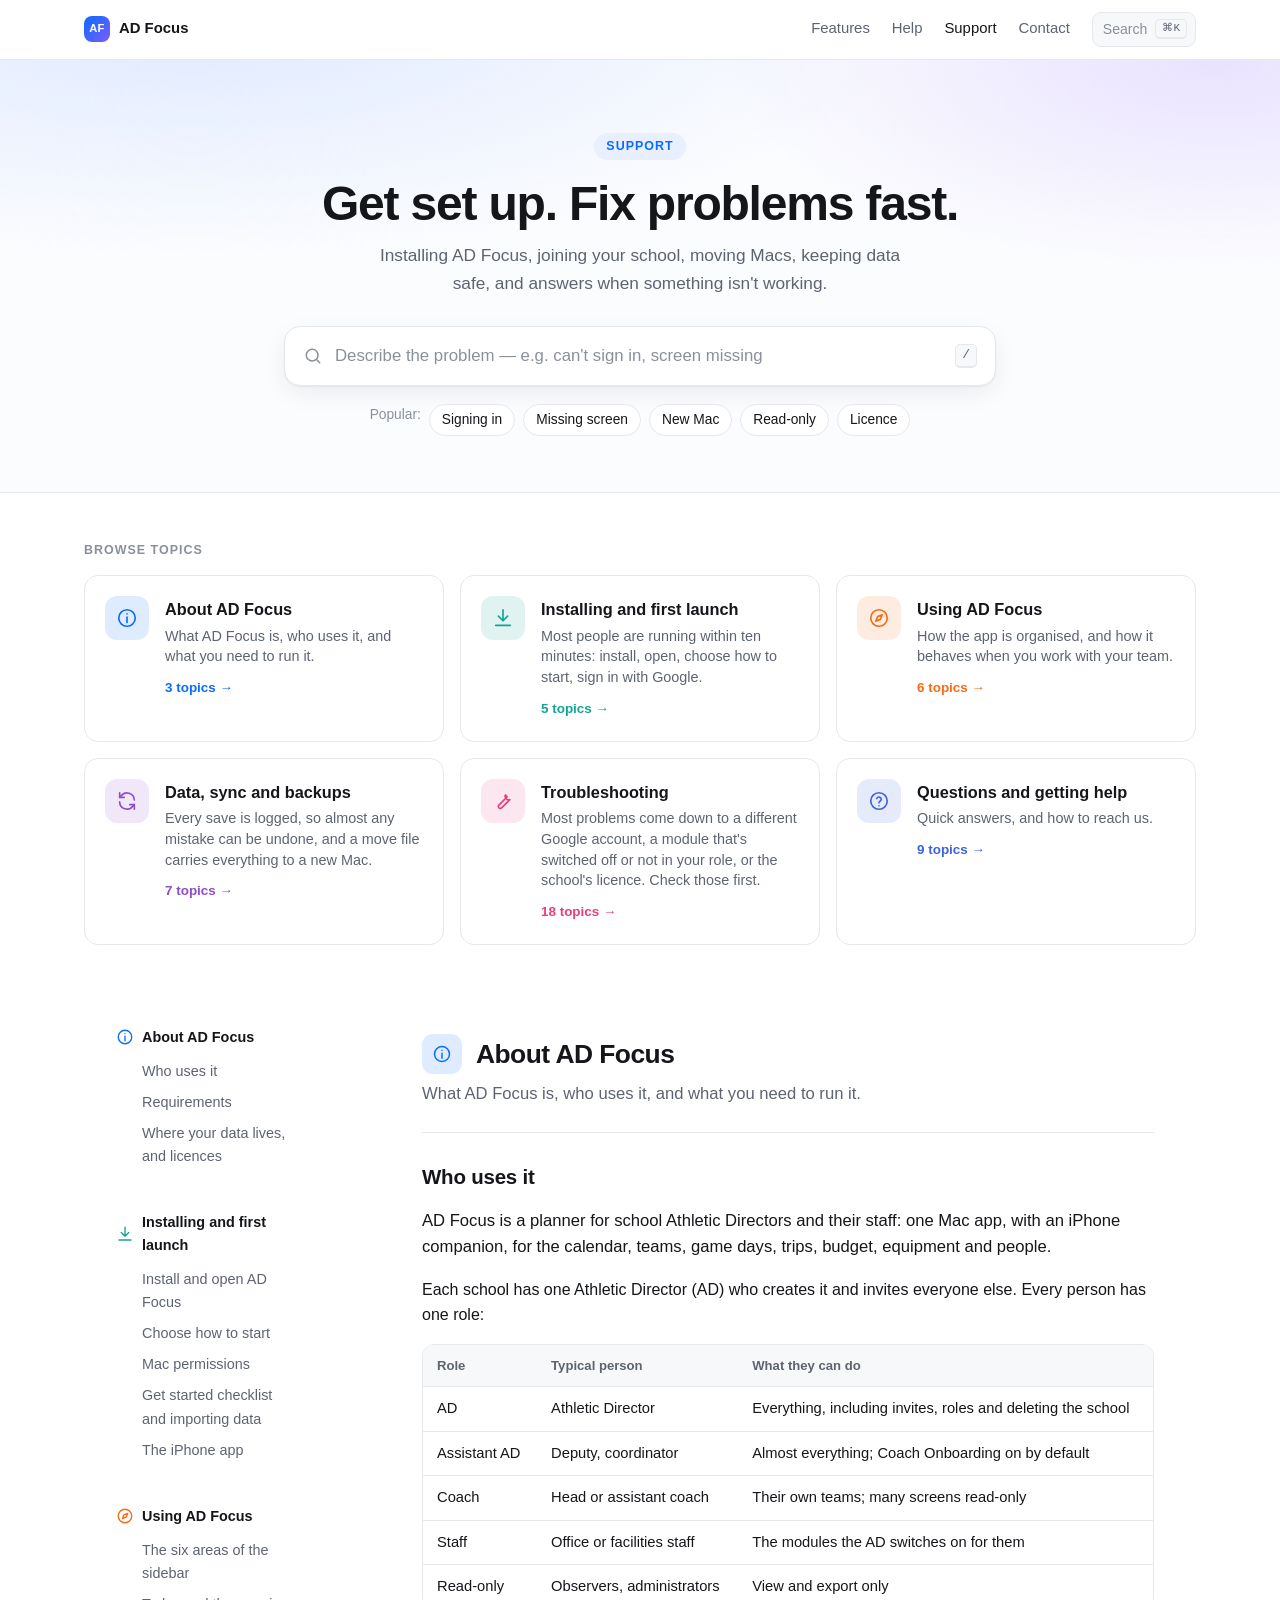
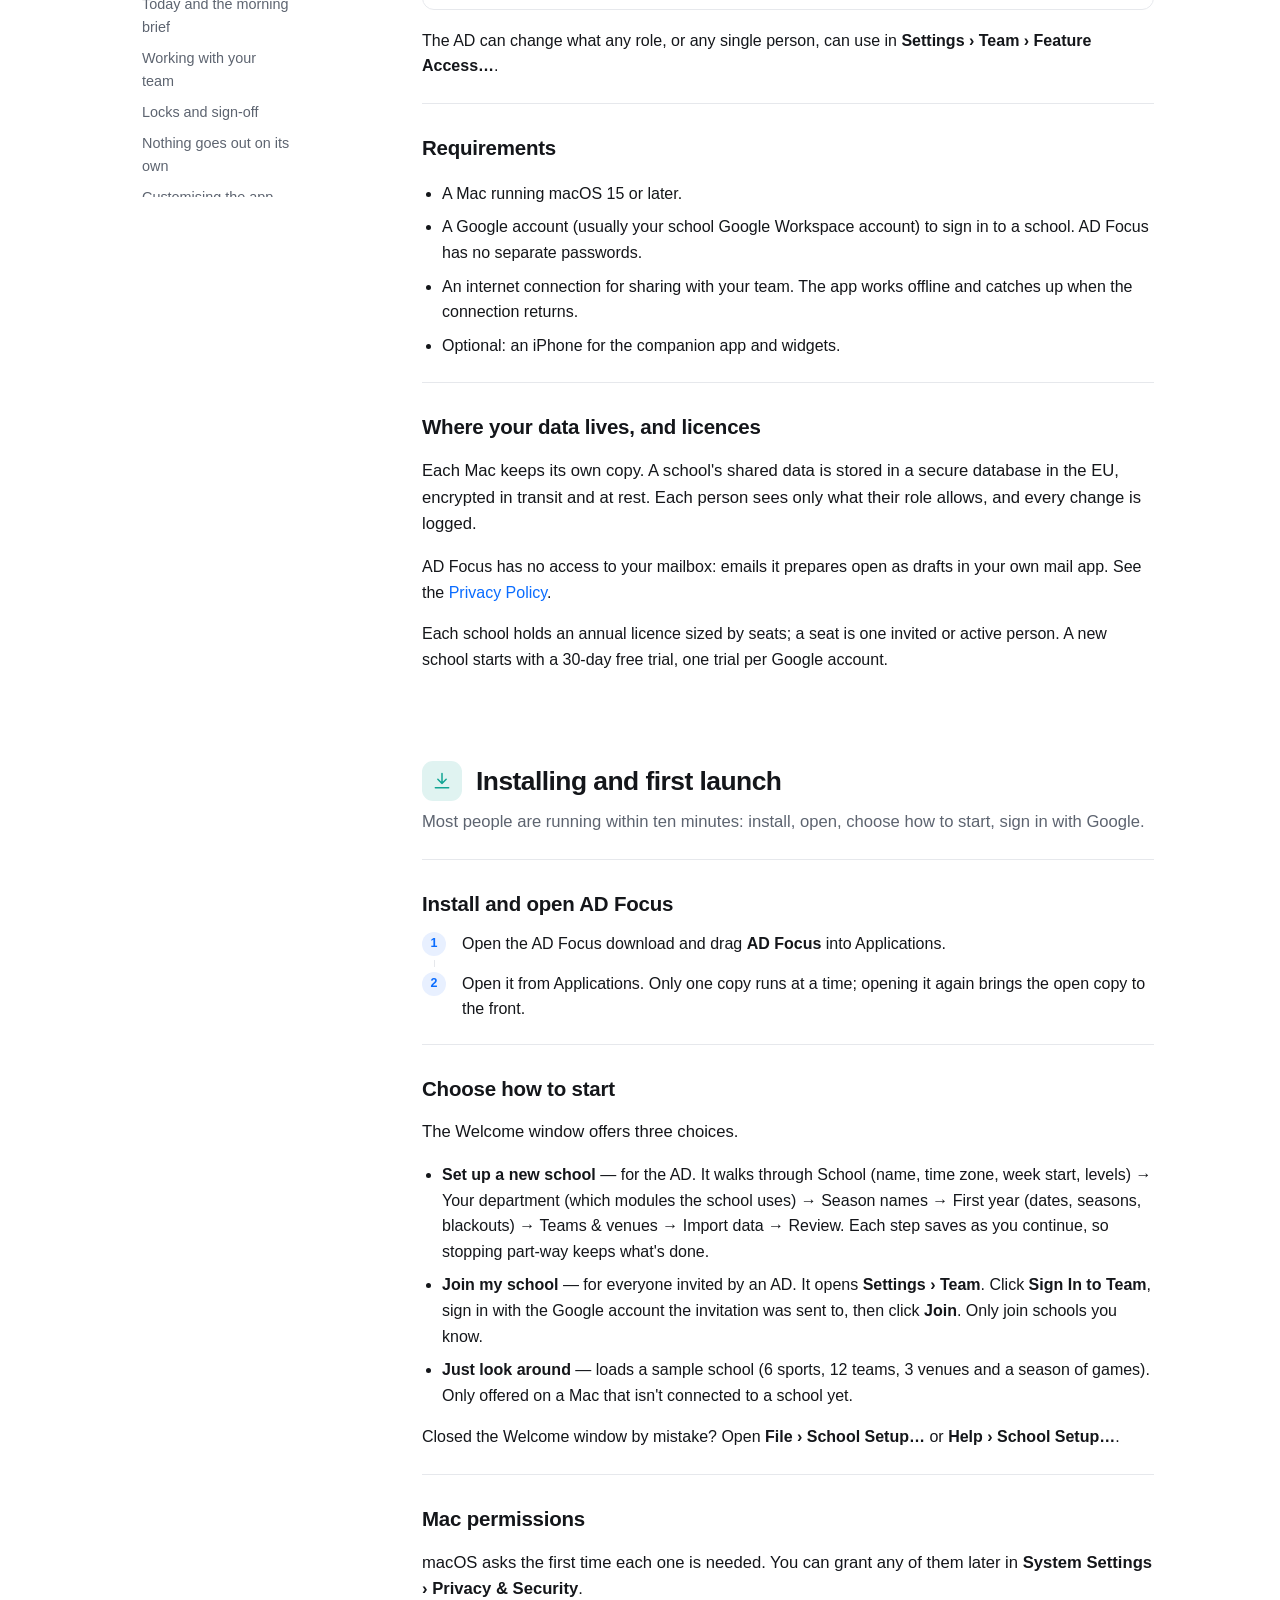
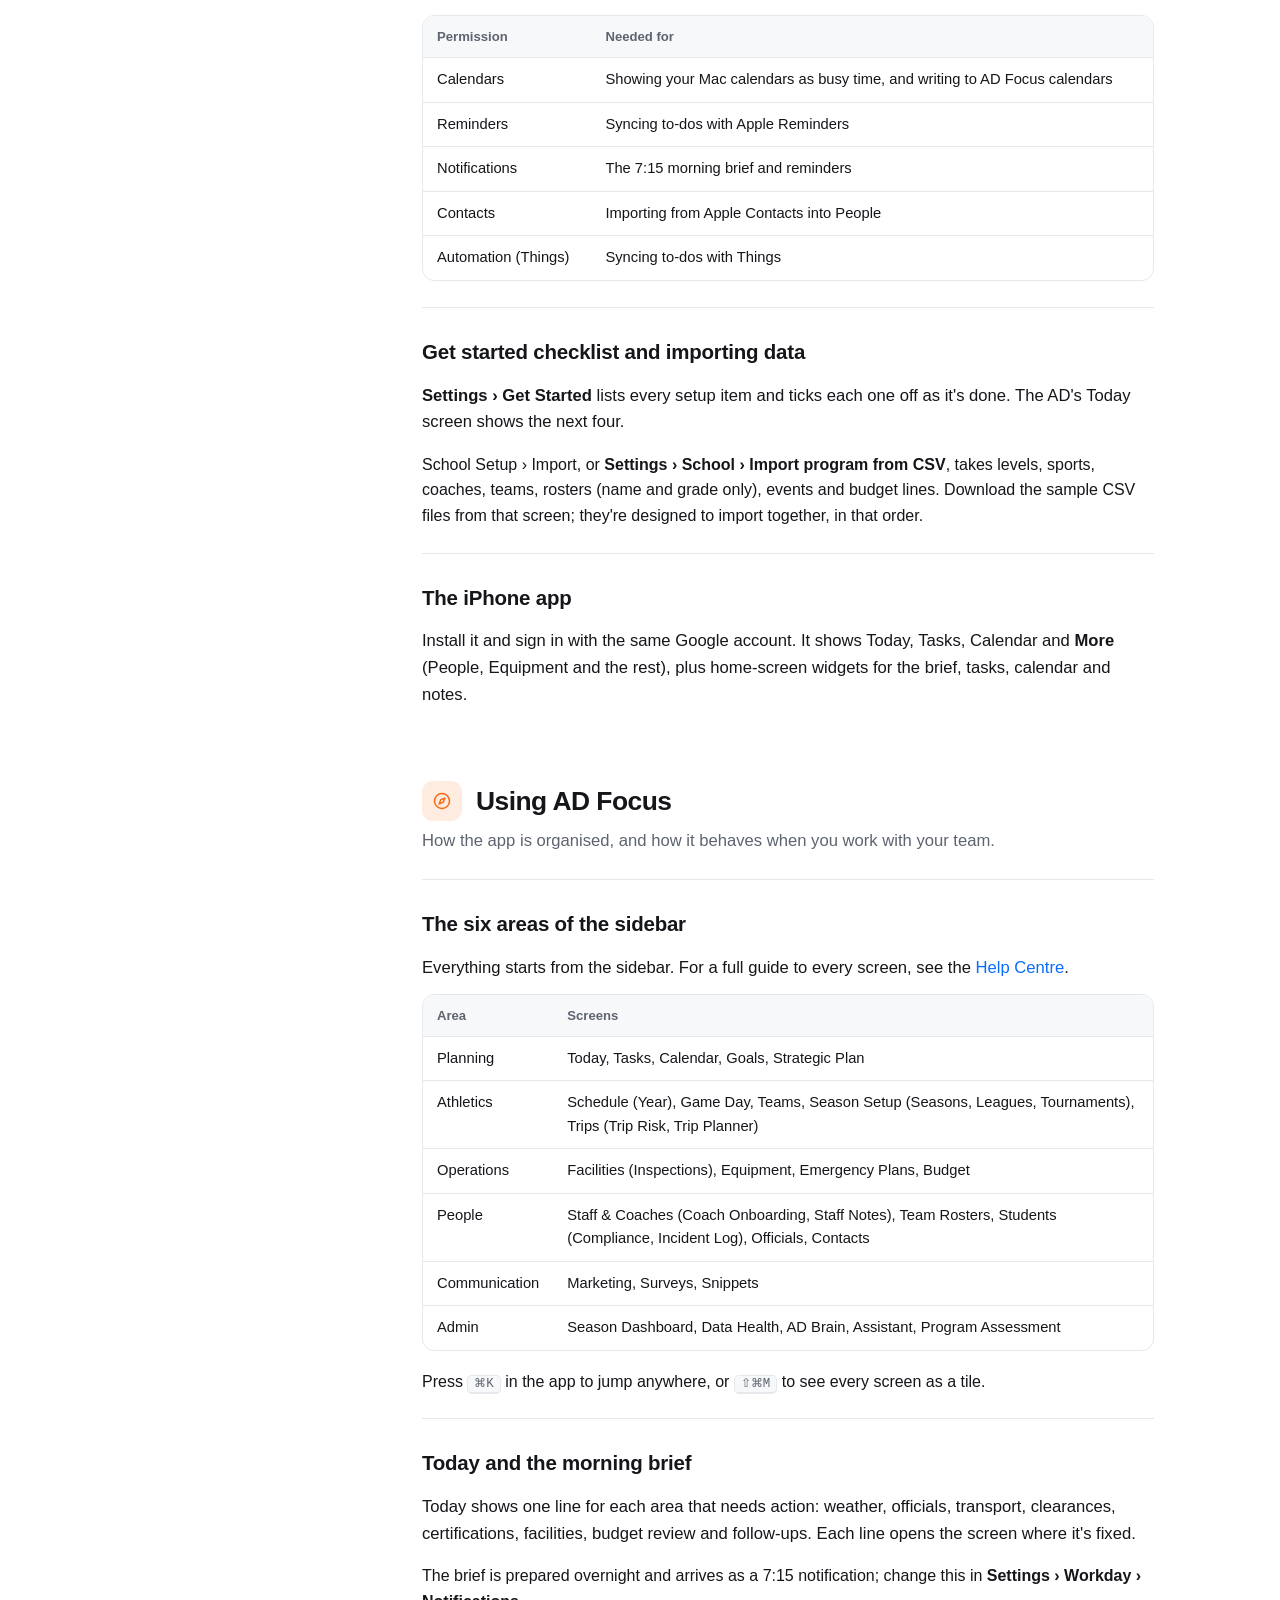
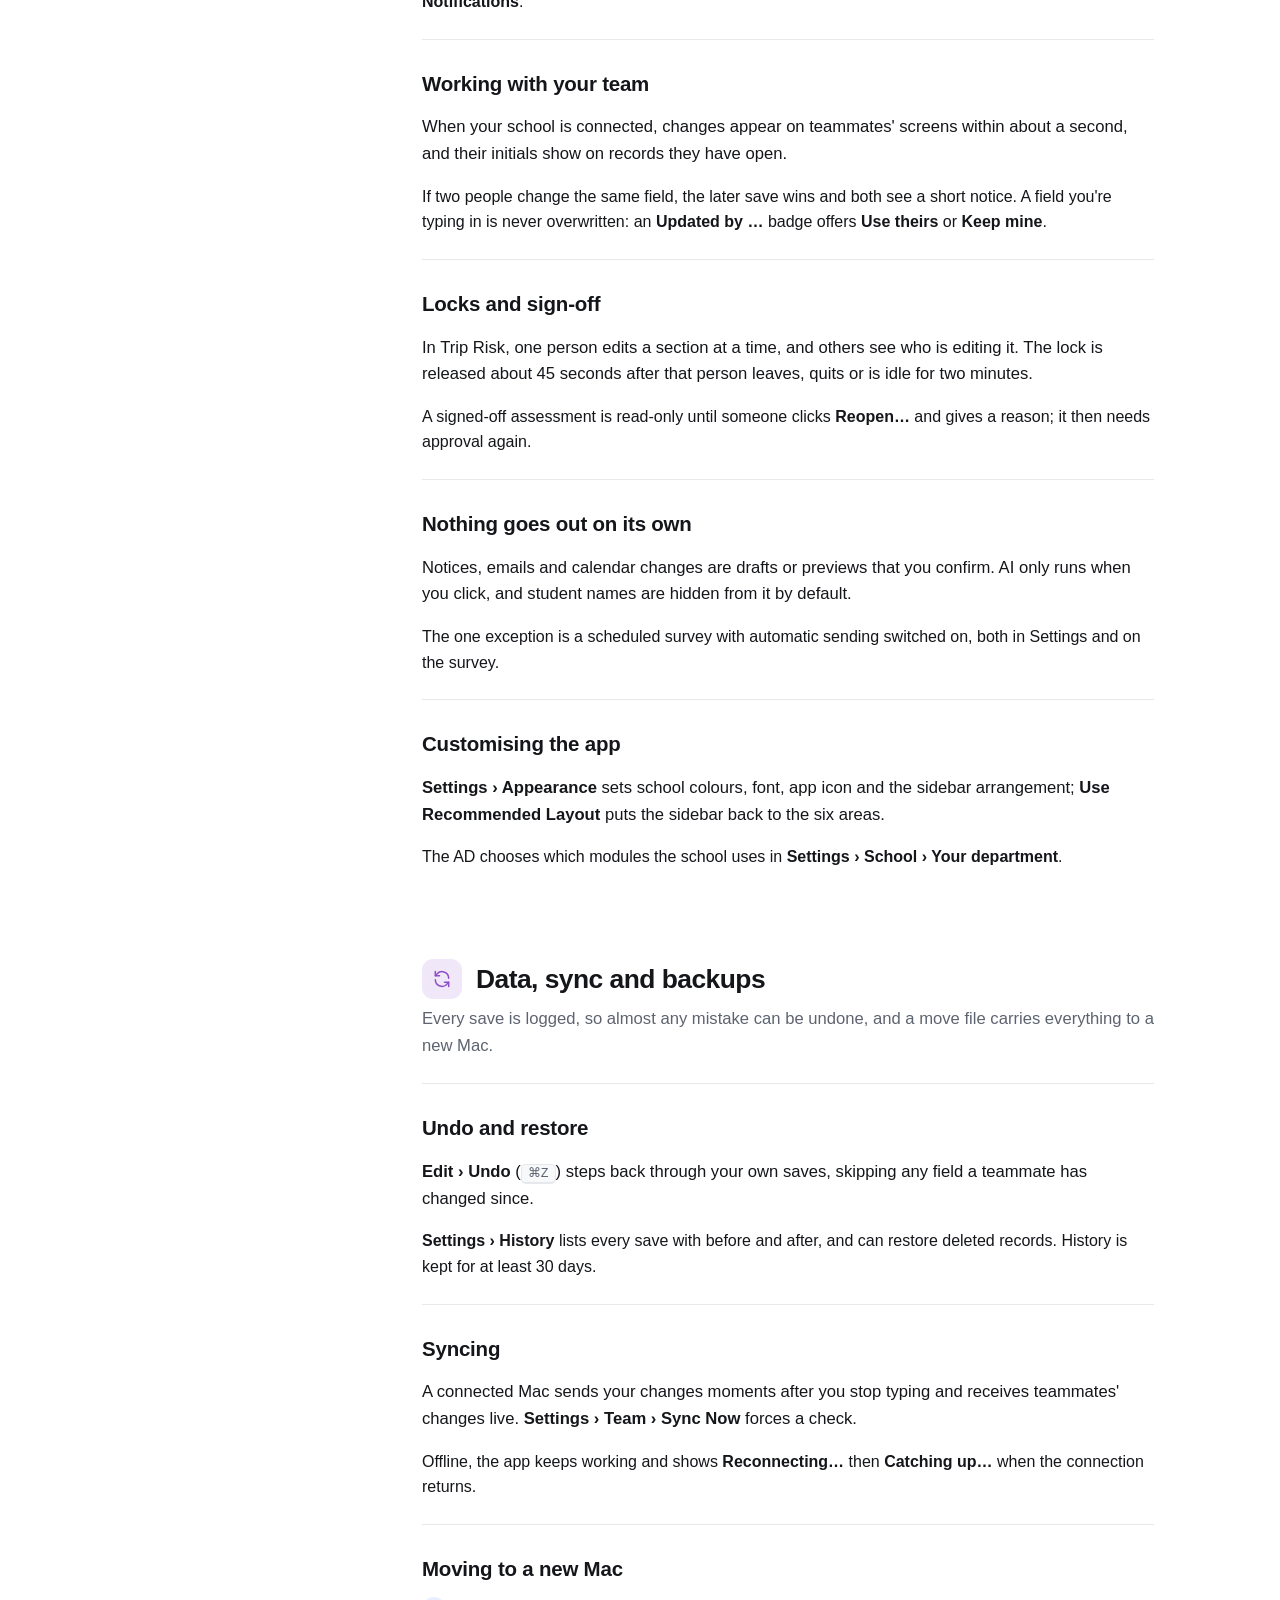
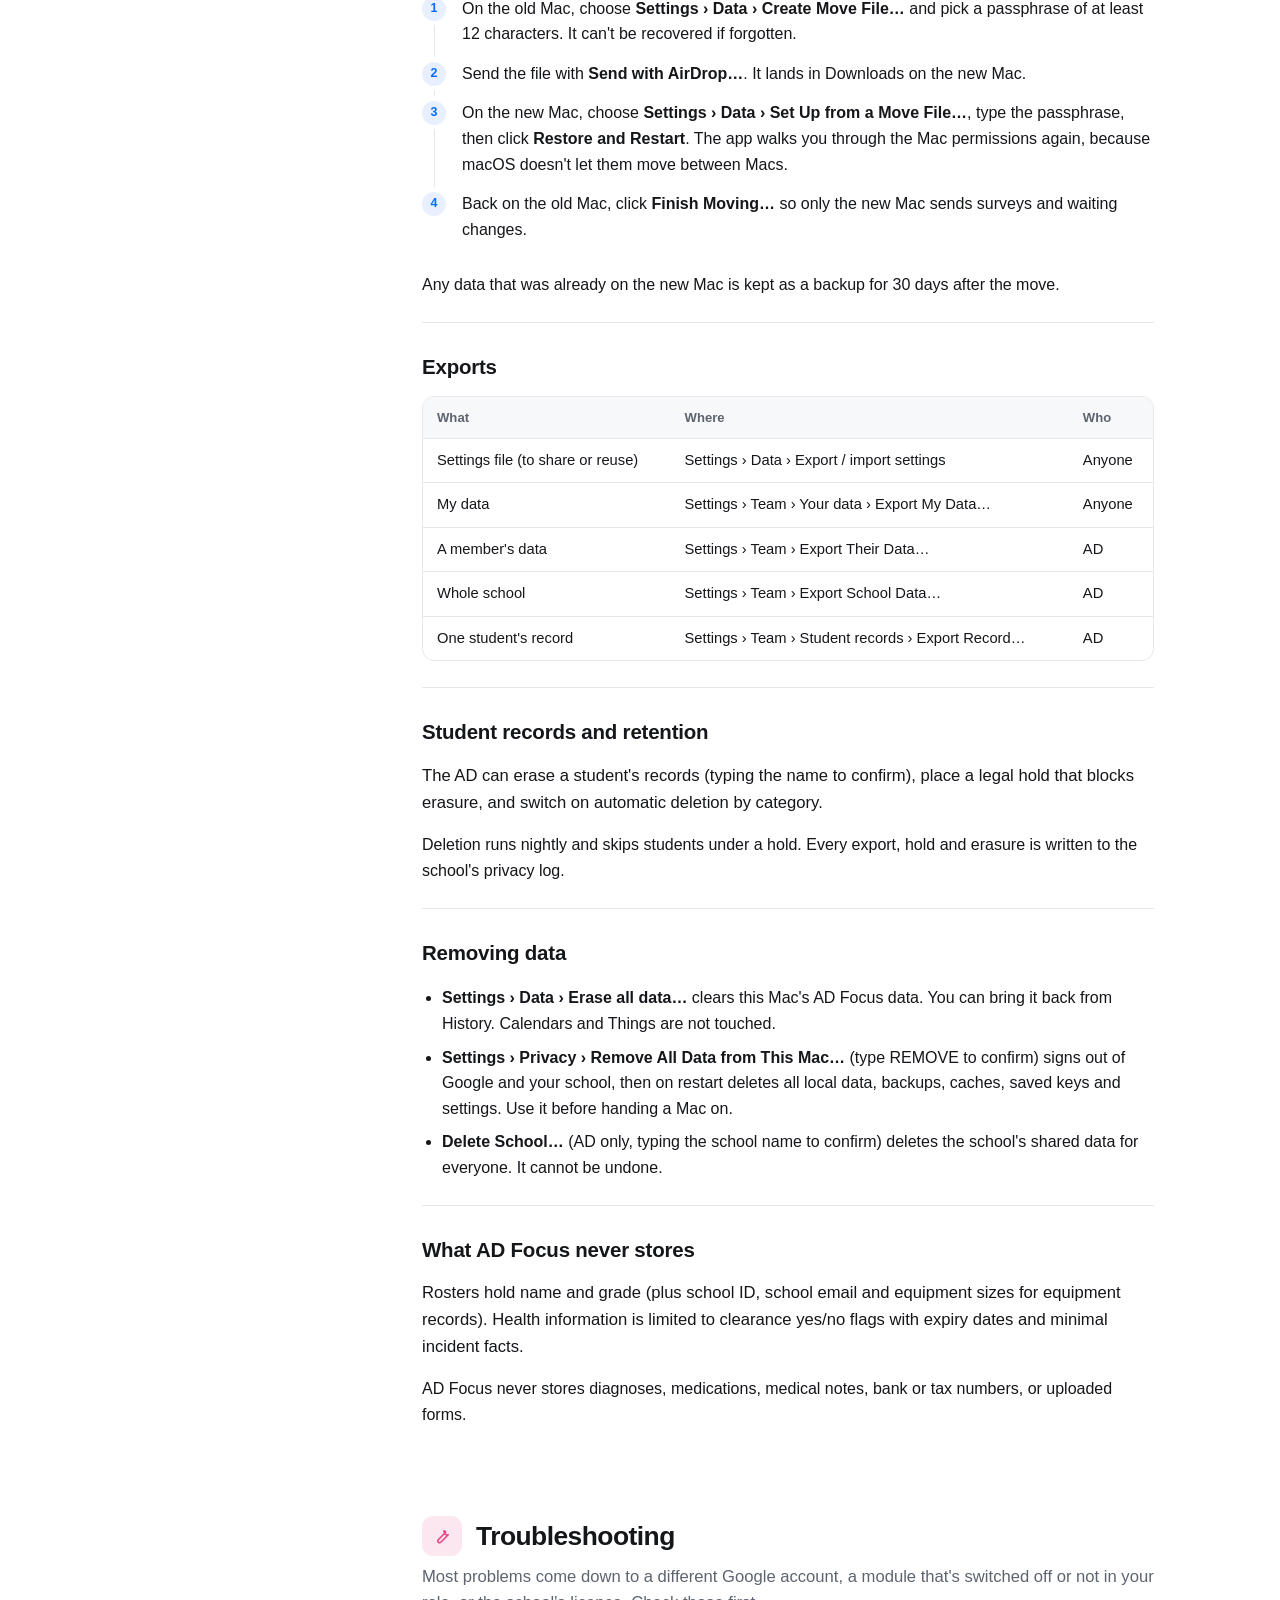
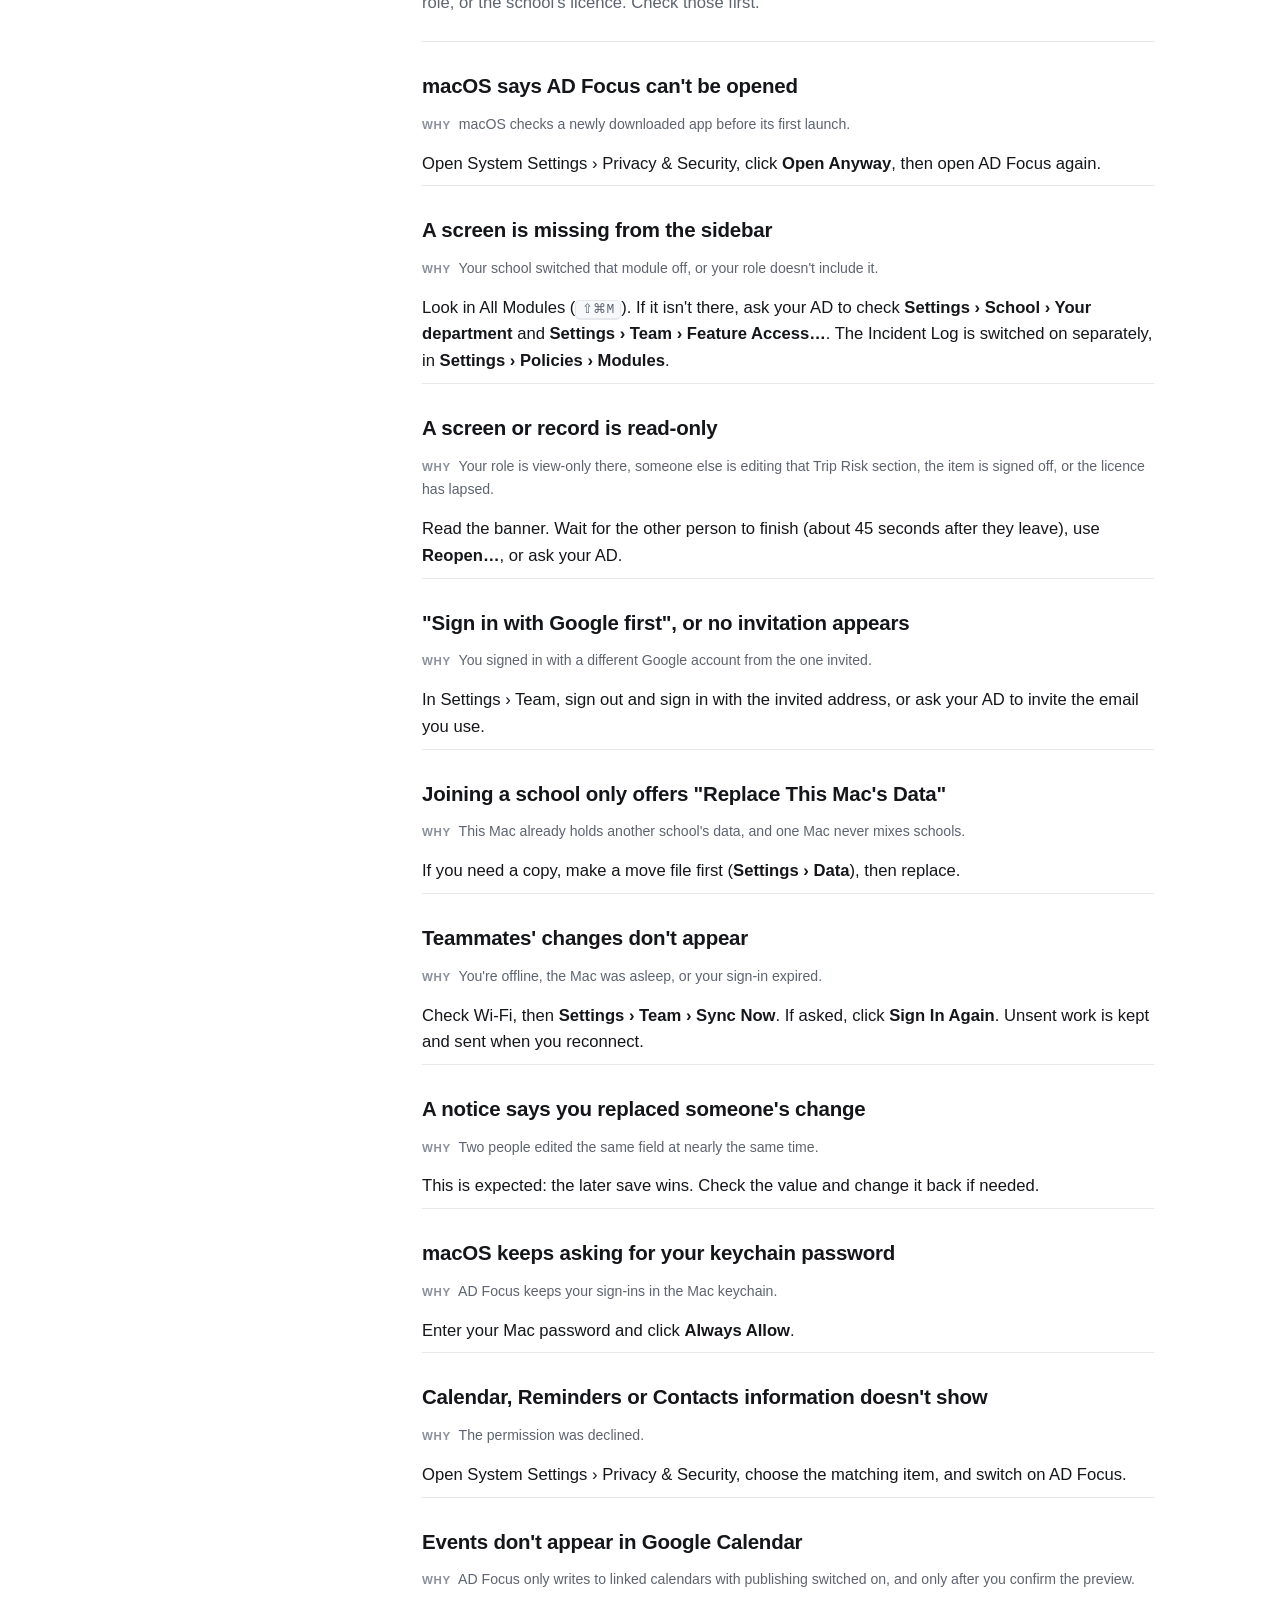
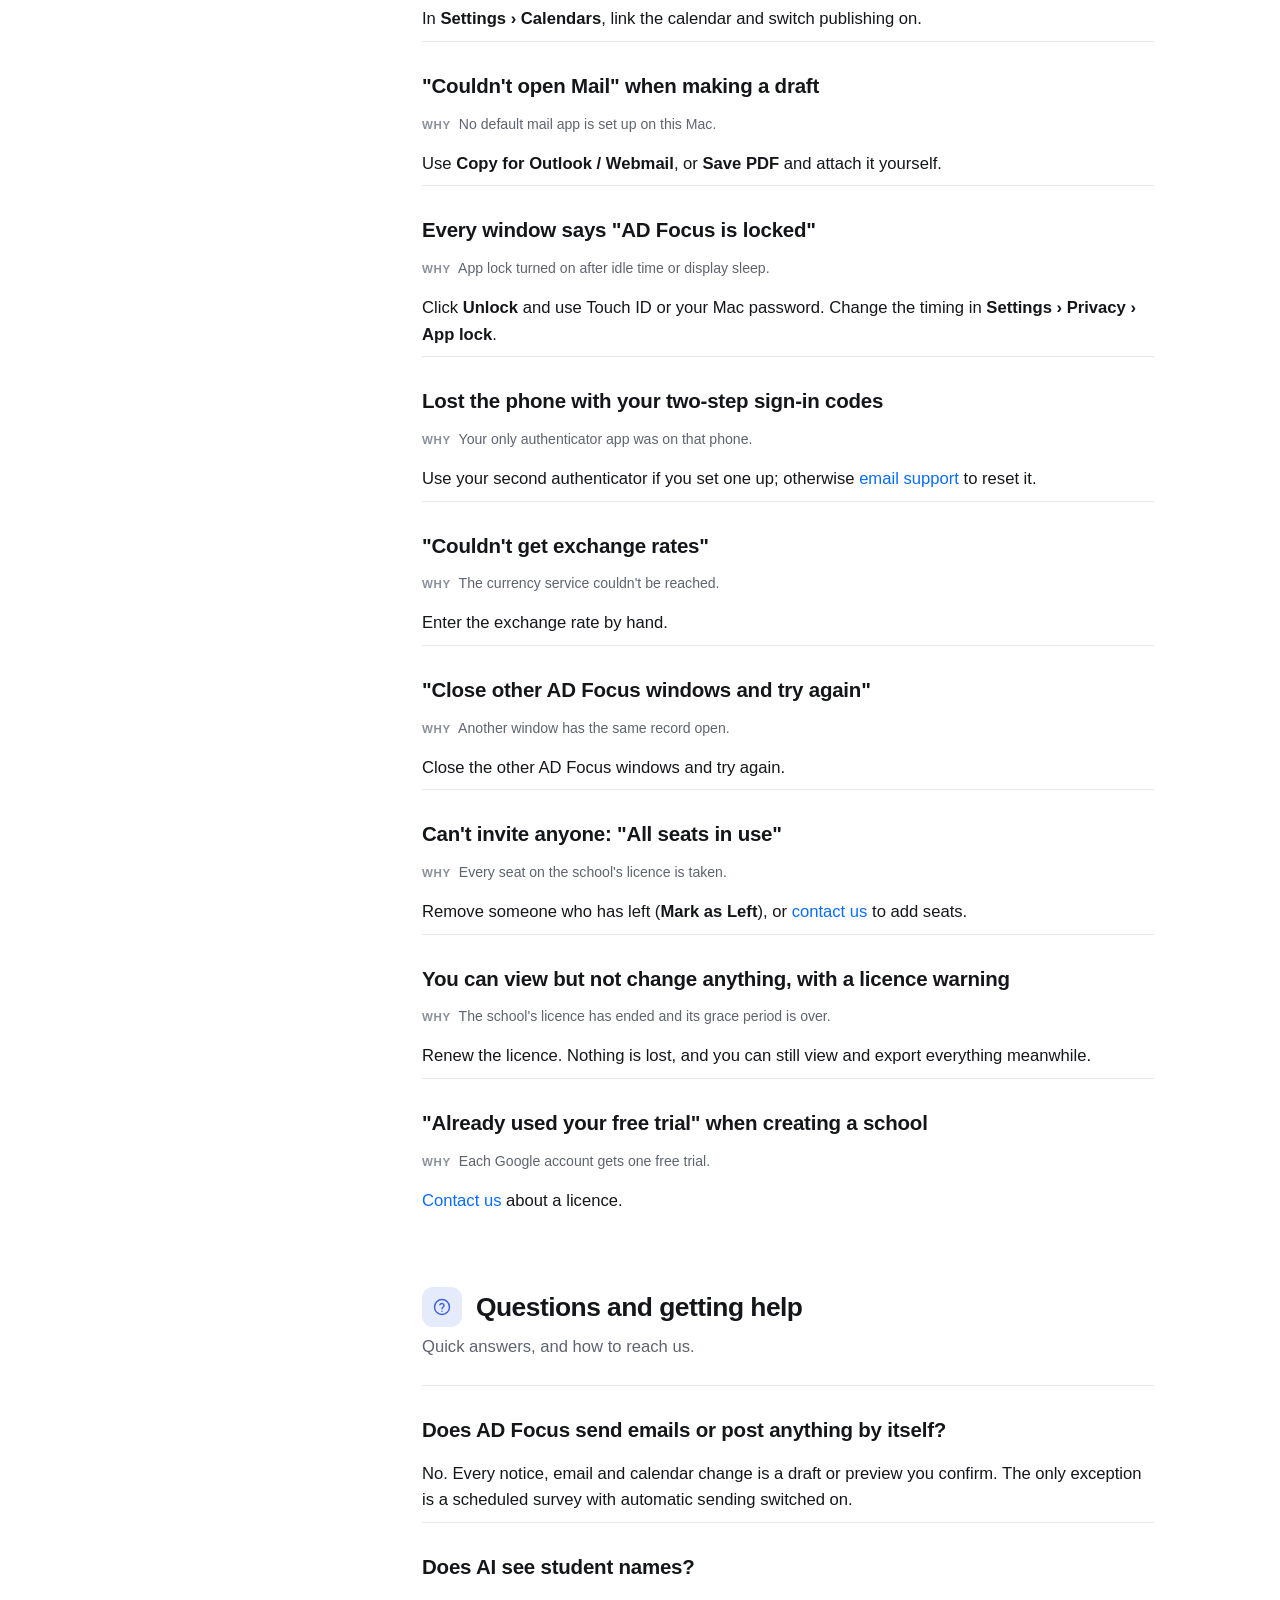
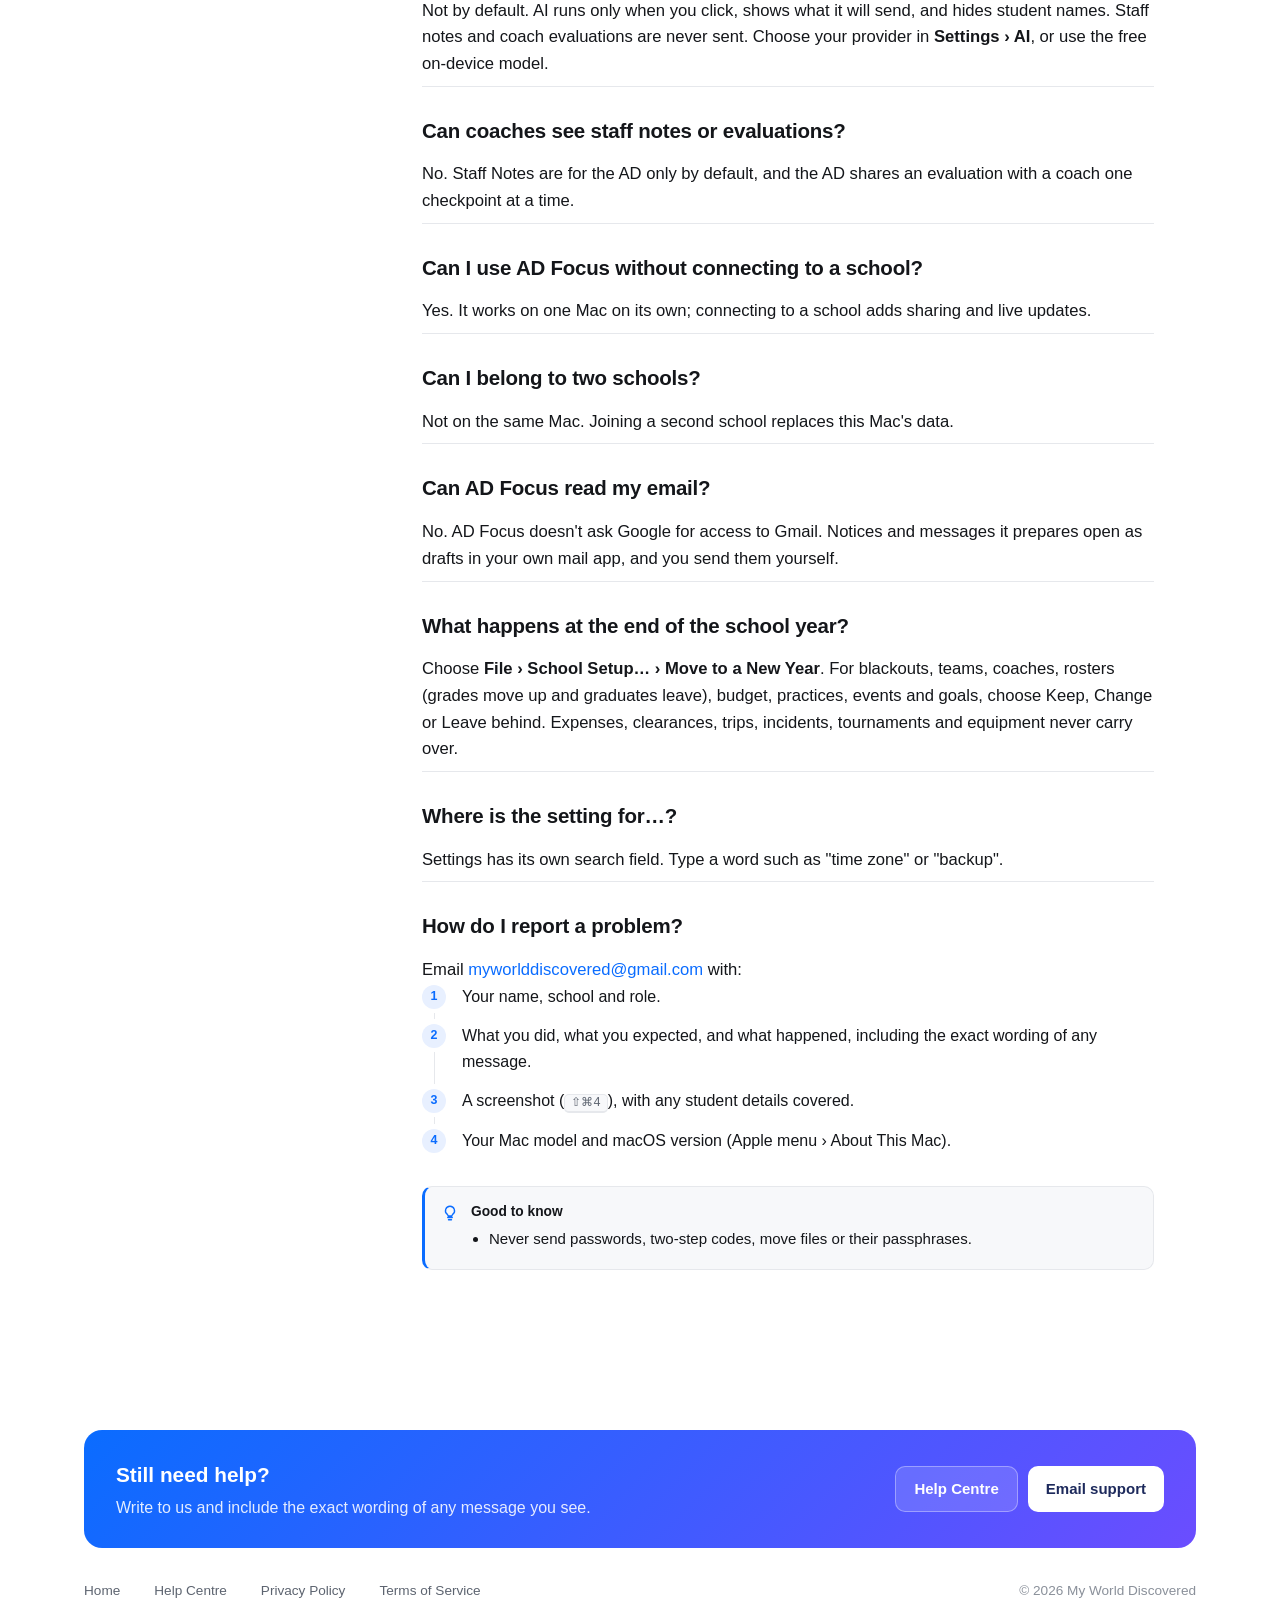
<file: support.html>
<!doctype html>
<html lang="en">
<head>
<meta charset="utf-8">
<meta name="viewport" content="width=device-width, initial-scale=1">
<title>AD Focus Support</title>
<meta name="description" content="Help for AD Focus: installing, getting started, data and backups, troubleshooting and common questions.">
<link rel="stylesheet" href="style.css">
<link rel="stylesheet" href="help.css">
</head>
<body>
<header class="topbar">
  <div class="topbar-in">
    <a class="logo" href="index.html"><i>AF</i>AD Focus</a>
    <a class="hide-sm" href="features.html">Features</a>
    <a href="help.html">Help</a>
    <a href="support.html" aria-current="page">Support</a>
    <a class="hide-sm" href="mailto:myworlddiscovered@gmail.com">Contact</a>
    <button class="top-search" type="button" data-search="">Search <kbd>⌘K</kbd></button>
  </div>
</header>

<section class="hero">
  <div class="hero-in">
    <span class="eyebrow">Support</span>
    <h1>Get set up. Fix problems fast.</h1>
    <p>Installing AD Focus, joining your school, moving Macs, keeping data safe, and answers when something isn't working.</p>
    <button class="big-search" type="button" data-search="">
      <svg width="20" height="20" viewBox="0 0 24 24" fill="none" stroke="currentColor" stroke-width="1.8" stroke-linecap="round" aria-hidden="true"><circle cx="11" cy="11" r="7"/><path d="m20 20-3.5-3.5"/></svg>
      <span>Describe the problem — e.g. can't sign in, screen missing</span><kbd>/</kbd>
    </button>
    <div class="popular">Popular:
      <button type="button" data-search="sign in">Signing in</button>
      <button type="button" data-search="missing">Missing screen</button>
      <button type="button" data-search="new Mac">New Mac</button>
      <button type="button" data-search="read-only">Read-only</button>
      <button type="button" data-search="licence">Licence</button>
    </div>
  </div>
</section>

<div class="cards-wrap">
  <p class="section-label">Browse topics</p>
  <div class="cards" id="cards"></div>
</div>

<div class="docs">
  <nav class="sidenav" id="sidenav" aria-label="Contents"></nav>
  <main class="content">

  <section class="hub" id="about">
    <h2>About AD Focus</h2>
    <p class="lead">What AD Focus is, who uses it, and what you need to run it.</p>
    <article class="module" id="s-roles">
      <h3>Who uses it</h3>
      <p class="for">AD Focus is a planner for school Athletic Directors and their staff: one Mac app, with an iPhone companion, for the calendar, teams, game days, trips, budget, equipment and people.</p>
      <p>Each school has one Athletic Director (AD) who creates it and invites everyone else. Every person has one role:</p>
      <div class="table-wrap"><table>
        <thead><tr><th>Role</th><th>Typical person</th><th>What they can do</th></tr></thead>
        <tbody>
          <tr><td>AD</td><td>Athletic Director</td><td>Everything, including invites, roles and deleting the school</td></tr>
          <tr><td>Assistant AD</td><td>Deputy, coordinator</td><td>Almost everything; Coach Onboarding on by default</td></tr>
          <tr><td>Coach</td><td>Head or assistant coach</td><td>Their own teams; many screens read-only</td></tr>
          <tr><td>Staff</td><td>Office or facilities staff</td><td>The modules the AD switches on for them</td></tr>
          <tr><td>Read-only</td><td>Observers, administrators</td><td>View and export only</td></tr>
        </tbody>
      </table></div>
      <p>The AD can change what any role, or any single person, can use in <strong>Settings › Team › Feature Access…</strong>.</p>
    </article>
    <article class="module" id="s-requirements">
      <h3>Requirements</h3>
      <ul>
        <li>A Mac running macOS 15 or later.</li>
        <li>A Google account (usually your school Google Workspace account) to sign in to a school. AD Focus has no separate passwords.</li>
        <li>An internet connection for sharing with your team. The app works offline and catches up when the connection returns.</li>
        <li>Optional: an iPhone for the companion app and widgets.</li>
      </ul>
    </article>
    <article class="module" id="s-where-data">
      <h3>Where your data lives, and licences</h3>
      <p class="for">Each Mac keeps its own copy. A school's shared data is stored in a secure database in the EU, encrypted in transit and at rest. Each person sees only what their role allows, and every change is logged.</p>
      <p>AD Focus has no access to your mailbox: emails it prepares open as drafts in your own mail app. See the <a href="privacy.html">Privacy Policy</a>.</p>
      <p>Each school holds an annual licence sized by seats; a seat is one invited or active person. A new school starts with a 30-day free trial, one trial per Google account.</p>
    </article>
  </section>

  <section class="hub" id="install">
    <h2>Installing and first launch</h2>
    <p class="lead">Most people are running within ten minutes: install, open, choose how to start, sign in with Google.</p>
    <article class="module" id="s-install">
      <h3>Install and open AD Focus</h3>
      <ol>
        <li>Open the AD Focus download and drag <strong>AD Focus</strong> into Applications.</li>
        <li>Open it from Applications. Only one copy runs at a time; opening it again brings the open copy to the front.</li>
      </ol>
    </article>
    <article class="module" id="s-start">
      <h3>Choose how to start</h3>
      <p class="for">The Welcome window offers three choices.</p>
      <ul>
        <li><strong>Set up a new school</strong> — for the AD. It walks through School (name, time zone, week start, levels) → Your department (which modules the school uses) → Season names → First year (dates, seasons, blackouts) → Teams &amp; venues → Import data → Review. Each step saves as you continue, so stopping part-way keeps what's done.</li>
        <li><strong>Join my school</strong> — for everyone invited by an AD. It opens <strong>Settings › Team</strong>. Click <strong>Sign In to Team</strong>, sign in with the Google account the invitation was sent to, then click <strong>Join</strong>. Only join schools you know.</li>
        <li><strong>Just look around</strong> — loads a sample school (6 sports, 12 teams, 3 venues and a season of games). Only offered on a Mac that isn't connected to a school yet.</li>
      </ul>
      <p>Closed the Welcome window by mistake? Open <strong>File › School Setup…</strong> or <strong>Help › School Setup…</strong>.</p>
    </article>
    <article class="module" id="s-permissions">
      <h3>Mac permissions</h3>
      <p class="for">macOS asks the first time each one is needed. You can grant any of them later in <strong>System Settings › Privacy &amp; Security</strong>.</p>
      <div class="table-wrap"><table>
        <thead><tr><th>Permission</th><th>Needed for</th></tr></thead>
        <tbody>
          <tr><td>Calendars</td><td>Showing your Mac calendars as busy time, and writing to AD Focus calendars</td></tr>
          <tr><td>Reminders</td><td>Syncing to-dos with Apple Reminders</td></tr>
          <tr><td>Notifications</td><td>The 7:15 morning brief and reminders</td></tr>
          <tr><td>Contacts</td><td>Importing from Apple Contacts into People</td></tr>
          <tr><td>Automation (Things)</td><td>Syncing to-dos with Things</td></tr>
        </tbody>
      </table></div>
    </article>
    <article class="module" id="s-import">
      <h3>Get started checklist and importing data</h3>
      <p class="for"><strong>Settings › Get Started</strong> lists every setup item and ticks each one off as it's done. The AD's Today screen shows the next four.</p>
      <p>School Setup › Import, or <strong>Settings › School › Import program from CSV</strong>, takes levels, sports, coaches, teams, rosters (name and grade only), events and budget lines. Download the sample CSV files from that screen; they're designed to import together, in that order.</p>
    </article>
    <article class="module" id="s-iphone">
      <h3>The iPhone app</h3>
      <p class="for">Install it and sign in with the same Google account. It shows Today, Tasks, Calendar and <strong>More</strong> (People, Equipment and the rest), plus home-screen widgets for the brief, tasks, calendar and notes.</p>
    </article>
  </section>

  <section class="hub" id="using">
    <h2>Using AD Focus</h2>
    <p class="lead">How the app is organised, and how it behaves when you work with your team.</p>
    <article class="module" id="s-areas">
      <h3>The six areas of the sidebar</h3>
      <p class="for">Everything starts from the sidebar. For a full guide to every screen, see the <a href="help.html">Help Centre</a>.</p>
      <div class="table-wrap"><table>
        <thead><tr><th>Area</th><th>Screens</th></tr></thead>
        <tbody>
          <tr><td>Planning</td><td>Today, Tasks, Calendar, Goals, Strategic Plan</td></tr>
          <tr><td>Athletics</td><td>Schedule (Year), Game Day, Teams, Season Setup (Seasons, Leagues, Tournaments), Trips (Trip Risk, Trip Planner)</td></tr>
          <tr><td>Operations</td><td>Facilities (Inspections), Equipment, Emergency Plans, Budget</td></tr>
          <tr><td>People</td><td>Staff &amp; Coaches (Coach Onboarding, Staff Notes), Team Rosters, Students (Compliance, Incident Log), Officials, Contacts</td></tr>
          <tr><td>Communication</td><td>Marketing, Surveys, Snippets</td></tr>
          <tr><td>Admin</td><td>Season Dashboard, Data Health, AD Brain, Assistant, Program Assessment</td></tr>
        </tbody>
      </table></div>
      <p>Press <kbd>⌘K</kbd> in the app to jump anywhere, or <kbd>⇧⌘M</kbd> to see every screen as a tile.</p>
    </article>
    <article class="module" id="s-brief">
      <h3>Today and the morning brief</h3>
      <p class="for">Today shows one line for each area that needs action: weather, officials, transport, clearances, certifications, facilities, budget review and follow-ups. Each line opens the screen where it's fixed.</p>
      <p>The brief is prepared overnight and arrives as a 7:15 notification; change this in <strong>Settings › Workday › Notifications</strong>.</p>
    </article>
    <article class="module" id="s-team">
      <h3>Working with your team</h3>
      <p class="for">When your school is connected, changes appear on teammates' screens within about a second, and their initials show on records they have open.</p>
      <p>If two people change the same field, the later save wins and both see a short notice. A field you're typing in is never overwritten: an <strong>Updated by …</strong> badge offers <strong>Use theirs</strong> or <strong>Keep mine</strong>.</p>
    </article>
    <article class="module" id="s-locks">
      <h3>Locks and sign-off</h3>
      <p class="for">In Trip Risk, one person edits a section at a time, and others see who is editing it. The lock is released about 45 seconds after that person leaves, quits or is idle for two minutes.</p>
      <p>A signed-off assessment is read-only until someone clicks <strong>Reopen…</strong> and gives a reason; it then needs approval again.</p>
    </article>
    <article class="module" id="s-nothing-auto">
      <h3>Nothing goes out on its own</h3>
      <p class="for">Notices, emails and calendar changes are drafts or previews that you confirm. AI only runs when you click, and student names are hidden from it by default.</p>
      <p>The one exception is a scheduled survey with automatic sending switched on, both in Settings and on the survey.</p>
    </article>
    <article class="module" id="s-customise">
      <h3>Customising the app</h3>
      <p class="for"><strong>Settings › Appearance</strong> sets school colours, font, app icon and the sidebar arrangement; <strong>Use Recommended Layout</strong> puts the sidebar back to the six areas.</p>
      <p>The AD chooses which modules the school uses in <strong>Settings › School › Your department</strong>.</p>
    </article>
  </section>

  <section class="hub" id="data">
    <h2>Data, sync and backups</h2>
    <p class="lead">Every save is logged, so almost any mistake can be undone, and a move file carries everything to a new Mac.</p>
    <article class="module" id="s-undo">
      <h3>Undo and restore</h3>
      <p class="for"><strong>Edit › Undo</strong> (<kbd>⌘Z</kbd>) steps back through your own saves, skipping any field a teammate has changed since.</p>
      <p><strong>Settings › History</strong> lists every save with before and after, and can restore deleted records. History is kept for at least 30 days.</p>
    </article>
    <article class="module" id="s-sync">
      <h3>Syncing</h3>
      <p class="for">A connected Mac sends your changes moments after you stop typing and receives teammates' changes live. <strong>Settings › Team › Sync Now</strong> forces a check.</p>
      <p>Offline, the app keeps working and shows <strong>Reconnecting…</strong> then <strong>Catching up…</strong> when the connection returns.</p>
    </article>
    <article class="module" id="s-move">
      <h3>Moving to a new Mac</h3>
      <ol>
        <li>On the old Mac, choose <strong>Settings › Data › Create Move File…</strong> and pick a passphrase of at least 12 characters. It can't be recovered if forgotten.</li>
        <li>Send the file with <strong>Send with AirDrop…</strong>. It lands in Downloads on the new Mac.</li>
        <li>On the new Mac, choose <strong>Settings › Data › Set Up from a Move File…</strong>, type the passphrase, then click <strong>Restore and Restart</strong>. The app walks you through the Mac permissions again, because macOS doesn't let them move between Macs.</li>
        <li>Back on the old Mac, click <strong>Finish Moving…</strong> so only the new Mac sends surveys and waiting changes.</li>
      </ol>
      <p>Any data that was already on the new Mac is kept as a backup for 30 days after the move.</p>
    </article>
    <article class="module" id="s-exports">
      <h3>Exports</h3>
      <div class="table-wrap"><table>
        <thead><tr><th>What</th><th>Where</th><th>Who</th></tr></thead>
        <tbody>
          <tr><td>Settings file (to share or reuse)</td><td>Settings › Data › Export / import settings</td><td>Anyone</td></tr>
          <tr><td>My data</td><td>Settings › Team › Your data › Export My Data…</td><td>Anyone</td></tr>
          <tr><td>A member's data</td><td>Settings › Team › Export Their Data…</td><td>AD</td></tr>
          <tr><td>Whole school</td><td>Settings › Team › Export School Data…</td><td>AD</td></tr>
          <tr><td>One student's record</td><td>Settings › Team › Student records › Export Record…</td><td>AD</td></tr>
        </tbody>
      </table></div>
    </article>
    <article class="module" id="s-retention">
      <h3>Student records and retention</h3>
      <p class="for">The AD can erase a student's records (typing the name to confirm), place a legal hold that blocks erasure, and switch on automatic deletion by category.</p>
      <p>Deletion runs nightly and skips students under a hold. Every export, hold and erasure is written to the school's privacy log.</p>
    </article>
    <article class="module" id="s-remove">
      <h3>Removing data</h3>
      <ul>
        <li><strong>Settings › Data › Erase all data…</strong> clears this Mac's AD Focus data. You can bring it back from History. Calendars and Things are not touched.</li>
        <li><strong>Settings › Privacy › Remove All Data from This Mac…</strong> (type REMOVE to confirm) signs out of Google and your school, then on restart deletes all local data, backups, caches, saved keys and settings. Use it before handing a Mac on.</li>
        <li><strong>Delete School…</strong> (AD only, typing the school name to confirm) deletes the school's shared data for everyone. It cannot be undone.</li>
      </ul>
    </article>
    <article class="module" id="s-never">
      <h3>What AD Focus never stores</h3>
      <p class="for">Rosters hold name and grade (plus school ID, school email and equipment sizes for equipment records). Health information is limited to clearance yes/no flags with expiry dates and minimal incident facts.</p>
      <p>AD Focus never stores diagnoses, medications, medical notes, bank or tax numbers, or uploaded forms.</p>
    </article>
  </section>

  <section class="hub" id="troubleshooting">
    <h2>Troubleshooting</h2>
    <p class="lead">Most problems come down to a different Google account, a module that's switched off or not in your role, or the school's licence. Check those first.</p>
    <article class="module" id="t-gatekeeper"><h3>macOS says AD Focus can't be opened</h3><p class="where"><span>Why</span> macOS checks a newly downloaded app before its first launch.</p><p class="for">Open System Settings › Privacy &amp; Security, click <strong>Open Anyway</strong>, then open AD Focus again.</p></article>
    <article class="module" id="t-missing"><h3>A screen is missing from the sidebar</h3><p class="where"><span>Why</span> Your school switched that module off, or your role doesn't include it.</p><p class="for">Look in All Modules (<kbd>⇧⌘M</kbd>). If it isn't there, ask your AD to check <strong>Settings › School › Your department</strong> and <strong>Settings › Team › Feature Access…</strong>. The Incident Log is switched on separately, in <strong>Settings › Policies › Modules</strong>.</p></article>
    <article class="module" id="t-readonly"><h3>A screen or record is read-only</h3><p class="where"><span>Why</span> Your role is view-only there, someone else is editing that Trip Risk section, the item is signed off, or the licence has lapsed.</p><p class="for">Read the banner. Wait for the other person to finish (about 45 seconds after they leave), use <strong>Reopen…</strong>, or ask your AD.</p></article>
    <article class="module" id="t-signin"><h3>"Sign in with Google first", or no invitation appears</h3><p class="where"><span>Why</span> You signed in with a different Google account from the one invited.</p><p class="for">In Settings › Team, sign out and sign in with the invited address, or ask your AD to invite the email you use.</p></article>
    <article class="module" id="t-replace"><h3>Joining a school only offers "Replace This Mac's Data"</h3><p class="where"><span>Why</span> This Mac already holds another school's data, and one Mac never mixes schools.</p><p class="for">If you need a copy, make a move file first (<strong>Settings › Data</strong>), then replace.</p></article>
    <article class="module" id="t-sync"><h3>Teammates' changes don't appear</h3><p class="where"><span>Why</span> You're offline, the Mac was asleep, or your sign-in expired.</p><p class="for">Check Wi-Fi, then <strong>Settings › Team › Sync Now</strong>. If asked, click <strong>Sign In Again</strong>. Unsent work is kept and sent when you reconnect.</p></article>
    <article class="module" id="t-replaced"><h3>A notice says you replaced someone's change</h3><p class="where"><span>Why</span> Two people edited the same field at nearly the same time.</p><p class="for">This is expected: the later save wins. Check the value and change it back if needed.</p></article>
    <article class="module" id="t-keychain"><h3>macOS keeps asking for your keychain password</h3><p class="where"><span>Why</span> AD Focus keeps your sign-ins in the Mac keychain.</p><p class="for">Enter your Mac password and click <strong>Always Allow</strong>.</p></article>
    <article class="module" id="t-permissions"><h3>Calendar, Reminders or Contacts information doesn't show</h3><p class="where"><span>Why</span> The permission was declined.</p><p class="for">Open System Settings › Privacy &amp; Security, choose the matching item, and switch on AD Focus.</p></article>
    <article class="module" id="t-gcal"><h3>Events don't appear in Google Calendar</h3><p class="where"><span>Why</span> AD Focus only writes to linked calendars with publishing switched on, and only after you confirm the preview.</p><p class="for">In <strong>Settings › Calendars</strong>, link the calendar and switch publishing on.</p></article>
    <article class="module" id="t-mail"><h3>"Couldn't open Mail" when making a draft</h3><p class="where"><span>Why</span> No default mail app is set up on this Mac.</p><p class="for">Use <strong>Copy for Outlook / Webmail</strong>, or <strong>Save PDF</strong> and attach it yourself.</p></article>
    <article class="module" id="t-locked"><h3>Every window says "AD Focus is locked"</h3><p class="where"><span>Why</span> App lock turned on after idle time or display sleep.</p><p class="for">Click <strong>Unlock</strong> and use Touch ID or your Mac password. Change the timing in <strong>Settings › Privacy › App lock</strong>.</p></article>
    <article class="module" id="t-twostep"><h3>Lost the phone with your two-step sign-in codes</h3><p class="where"><span>Why</span> Your only authenticator app was on that phone.</p><p class="for">Use your second authenticator if you set one up; otherwise <a href="mailto:myworlddiscovered@gmail.com">email support</a> to reset it.</p></article>
    <article class="module" id="t-rates"><h3>"Couldn't get exchange rates"</h3><p class="where"><span>Why</span> The currency service couldn't be reached.</p><p class="for">Enter the exchange rate by hand.</p></article>
    <article class="module" id="t-windows"><h3>"Close other AD Focus windows and try again"</h3><p class="where"><span>Why</span> Another window has the same record open.</p><p class="for">Close the other AD Focus windows and try again.</p></article>
    <article class="module" id="t-seats"><h3>Can't invite anyone: "All seats in use"</h3><p class="where"><span>Why</span> Every seat on the school's licence is taken.</p><p class="for">Remove someone who has left (<strong>Mark as Left</strong>), or <a href="mailto:myworlddiscovered@gmail.com">contact us</a> to add seats.</p></article>
    <article class="module" id="t-licence"><h3>You can view but not change anything, with a licence warning</h3><p class="where"><span>Why</span> The school's licence has ended and its grace period is over.</p><p class="for">Renew the licence. Nothing is lost, and you can still view and export everything meanwhile.</p></article>
    <article class="module" id="t-trial"><h3>"Already used your free trial" when creating a school</h3><p class="where"><span>Why</span> Each Google account gets one free trial.</p><p class="for"><a href="mailto:myworlddiscovered@gmail.com">Contact us</a> about a licence.</p></article>
  </section>

  <section class="hub" id="faq">
    <h2>Questions and getting help</h2>
    <p class="lead">Quick answers, and how to reach us.</p>
    <article class="module" id="q-sends"><h3>Does AD Focus send emails or post anything by itself?</h3><p class="for">No. Every notice, email and calendar change is a draft or preview you confirm. The only exception is a scheduled survey with automatic sending switched on.</p></article>
    <article class="module" id="q-ai"><h3>Does AI see student names?</h3><p class="for">Not by default. AI runs only when you click, shows what it will send, and hides student names. Staff notes and coach evaluations are never sent. Choose your provider in <strong>Settings › AI</strong>, or use the free on-device model.</p></article>
    <article class="module" id="q-notes"><h3>Can coaches see staff notes or evaluations?</h3><p class="for">No. Staff Notes are for the AD only by default, and the AD shares an evaluation with a coach one checkpoint at a time.</p></article>
    <article class="module" id="q-solo"><h3>Can I use AD Focus without connecting to a school?</h3><p class="for">Yes. It works on one Mac on its own; connecting to a school adds sharing and live updates.</p></article>
    <article class="module" id="q-two"><h3>Can I belong to two schools?</h3><p class="for">Not on the same Mac. Joining a second school replaces this Mac's data.</p></article>
    <article class="module" id="q-gmail"><h3>Can AD Focus read my email?</h3><p class="for">No. AD Focus doesn't ask Google for access to Gmail. Notices and messages it prepares open as drafts in your own mail app, and you send them yourself.</p></article>
    <article class="module" id="q-year"><h3>What happens at the end of the school year?</h3><p class="for">Choose <strong>File › School Setup… › Move to a New Year</strong>. For blackouts, teams, coaches, rosters (grades move up and graduates leave), budget, practices, events and goals, choose Keep, Change or Leave behind. Expenses, clearances, trips, incidents, tournaments and equipment never carry over.</p></article>
    <article class="module" id="q-settings"><h3>Where is the setting for…?</h3><p class="for">Settings has its own search field. Type a word such as "time zone" or "backup".</p></article>
    <article class="module" id="q-report"><h3>How do I report a problem?</h3>
      <p class="for">Email <a href="mailto:myworlddiscovered@gmail.com">myworlddiscovered@gmail.com</a> with:</p>
      <ol>
        <li>Your name, school and role.</li>
        <li>What you did, what you expected, and what happened, including the exact wording of any message.</li>
        <li>A screenshot (<kbd>⇧⌘4</kbd>), with any student details covered.</li>
        <li>Your Mac model and macOS version (Apple menu › About This Mac).</li>
      </ol>
      <h4>Good to know</h4>
      <ul><li>Never send passwords, two-step codes, move files or their passphrases.</li></ul>
    </article>
  </section>
  </main>
</div>

<section class="stuck">
  <div class="stuck-in">
    <div><h2>Still need help?</h2><p>Write to us and include the exact wording of any message you see.</p></div>
    <div style="display:flex;gap:10px;flex-wrap:wrap">
      <a class="btn ghost" href="help.html">Help Centre</a>
      <a class="btn" href="mailto:myworlddiscovered@gmail.com">Email support</a>
    </div>
  </div>
</section>
<footer class="site-foot">
  <a href="index.html">Home</a><a href="help.html">Help Centre</a><a href="privacy.html">Privacy Policy</a><a href="terms.html">Terms of Service</a>
  <span>&copy; 2026 My World Discovered</span>
</footer>
<script src="help.js"></script>
</body>
</html>
</file>
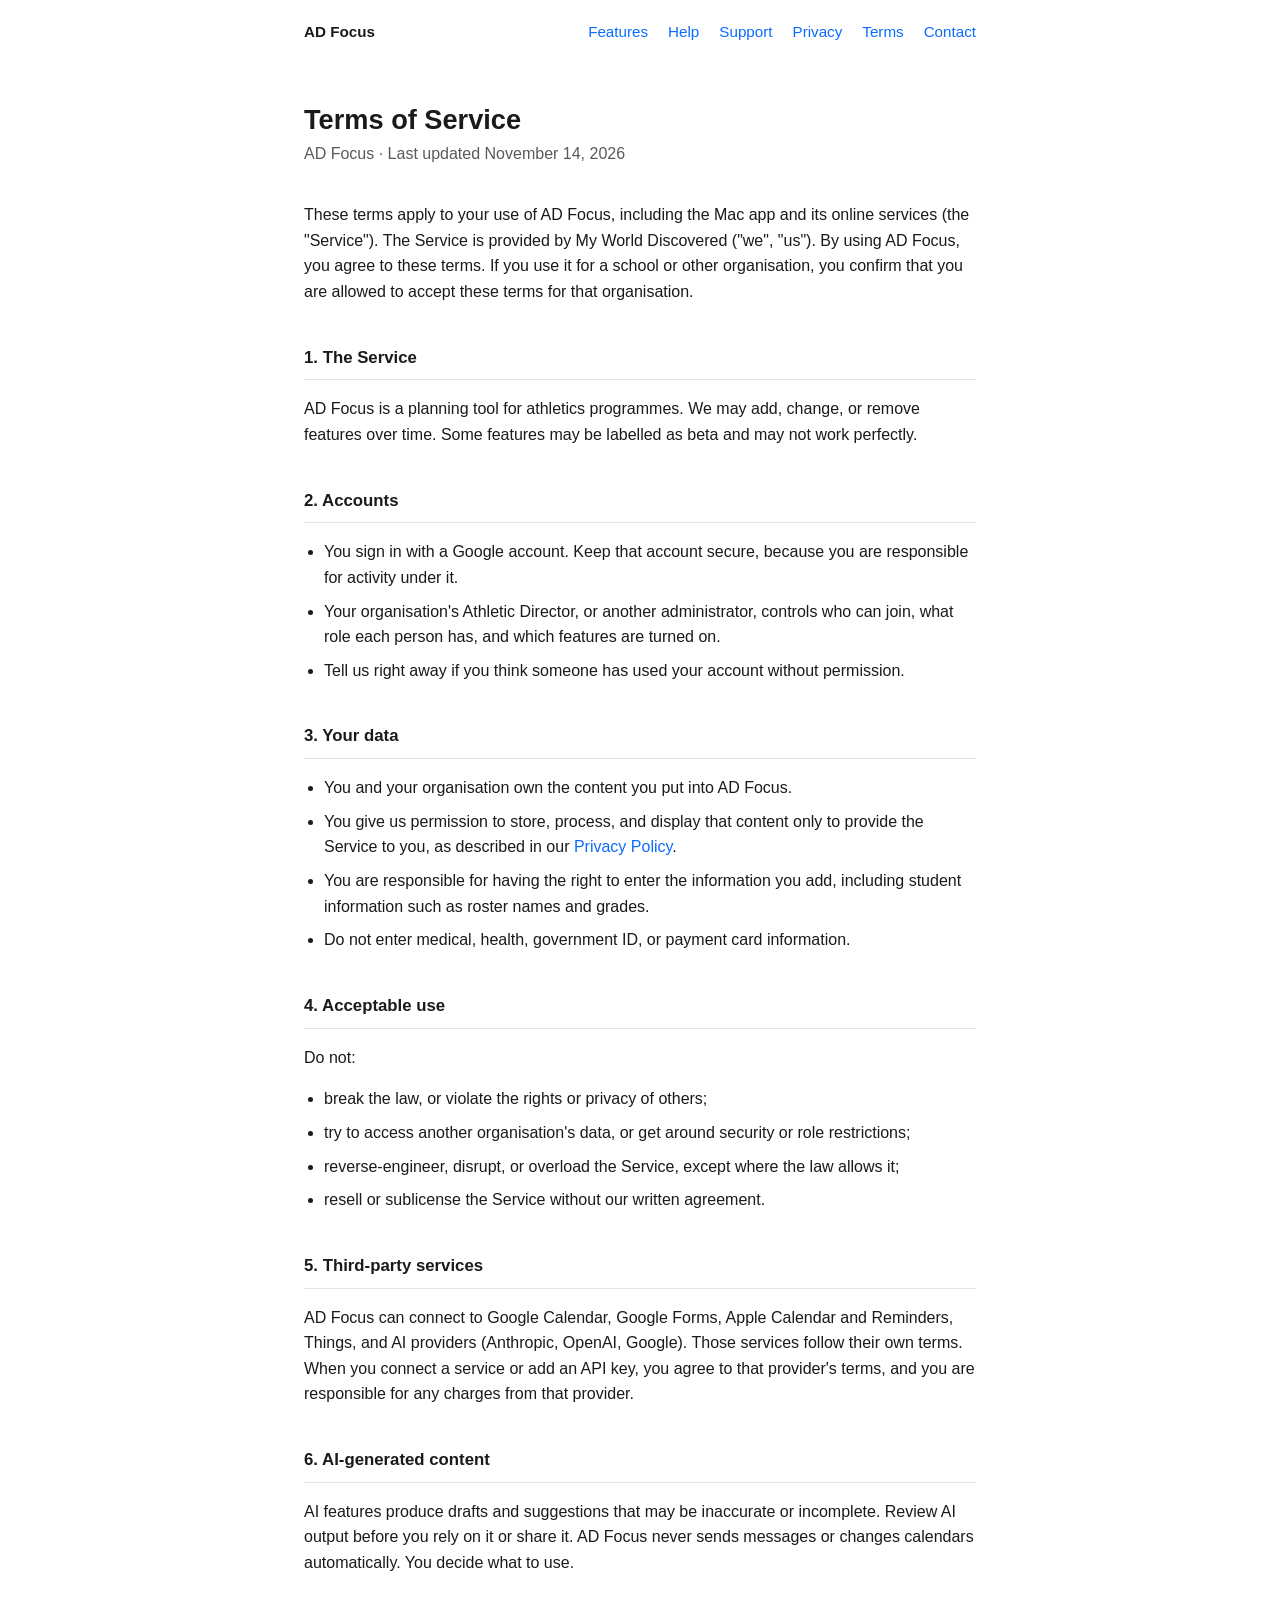
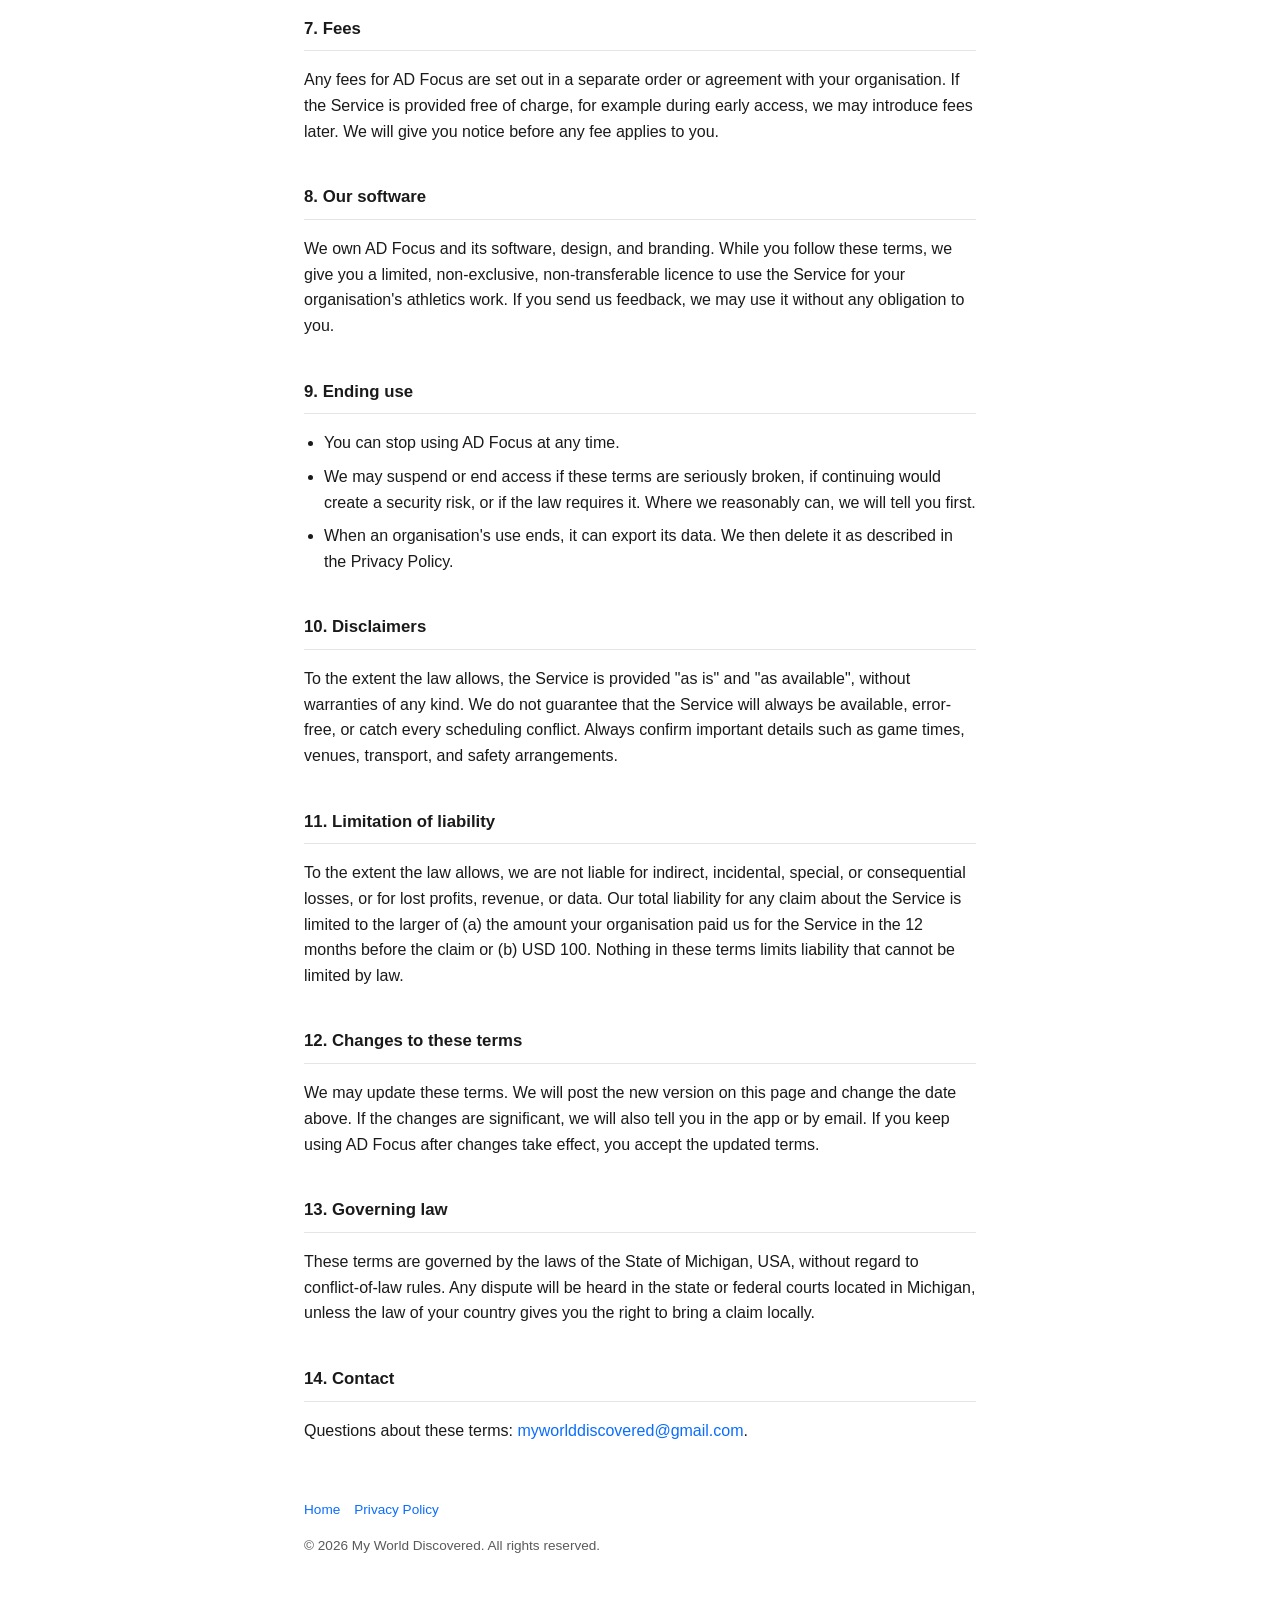
<file: terms.html>
<!doctype html>
<html lang="en">
<head>
<meta charset="utf-8">
<meta name="viewport" content="width=device-width, initial-scale=1">
<title>AD Focus — Terms of Service</title>
<link rel="stylesheet" href="style.css">
</head>
<body>
<nav>
  <a class="brand" href="index.html">AD Focus</a>
  <a href="features.html">Features</a>
  <a href="help.html">Help</a>
  <a href="support.html">Support</a>
  <a href="privacy.html">Privacy</a>
  <a href="terms.html">Terms</a>
  <a href="mailto:myworlddiscovered@gmail.com">Contact</a>
</nav>
<main>
  <h1>Terms of Service</h1>
  <p class="subtitle">AD Focus · Last updated November 14, 2026</p>

  <p>These terms apply to your use of AD Focus, including the Mac app and its online services (the "Service"). The Service is provided by My World Discovered ("we", "us"). By using AD Focus, you agree to these terms. If you use it for a school or other organisation, you confirm that you are allowed to accept these terms for that organisation.</p>

  <h2>1. The Service</h2>
  <p>AD Focus is a planning tool for athletics programmes. We may add, change, or remove features over time. Some features may be labelled as beta and may not work perfectly.</p>

  <h2>2. Accounts</h2>
  <ul>
    <li>You sign in with a Google account. Keep that account secure, because you are responsible for activity under it.</li>
    <li>Your organisation's Athletic Director, or another administrator, controls who can join, what role each person has, and which features are turned on.</li>
    <li>Tell us right away if you think someone has used your account without permission.</li>
  </ul>

  <h2>3. Your data</h2>
  <ul>
    <li>You and your organisation own the content you put into AD Focus.</li>
    <li>You give us permission to store, process, and display that content only to provide the Service to you, as described in our <a href="privacy.html">Privacy Policy</a>.</li>
    <li>You are responsible for having the right to enter the information you add, including student information such as roster names and grades.</li>
    <li>Do not enter medical, health, government ID, or payment card information.</li>
  </ul>

  <h2>4. Acceptable use</h2>
  <p>Do not:</p>
  <ul>
    <li>break the law, or violate the rights or privacy of others;</li>
    <li>try to access another organisation's data, or get around security or role restrictions;</li>
    <li>reverse-engineer, disrupt, or overload the Service, except where the law allows it;</li>
    <li>resell or sublicense the Service without our written agreement.</li>
  </ul>

  <h2>5. Third-party services</h2>
  <p>AD Focus can connect to Google Calendar, Google Forms, Apple Calendar and Reminders, Things, and AI providers (Anthropic, OpenAI, Google). Those services follow their own terms. When you connect a service or add an API key, you agree to that provider's terms, and you are responsible for any charges from that provider.</p>

  <h2>6. AI-generated content</h2>
  <p>AI features produce drafts and suggestions that may be inaccurate or incomplete. Review AI output before you rely on it or share it. AD Focus never sends messages or changes calendars automatically. You decide what to use.</p>

  <h2>7. Fees</h2>
  <p>Any fees for AD Focus are set out in a separate order or agreement with your organisation. If the Service is provided free of charge, for example during early access, we may introduce fees later. We will give you notice before any fee applies to you.</p>

  <h2>8. Our software</h2>
  <p>We own AD Focus and its software, design, and branding. While you follow these terms, we give you a limited, non-exclusive, non-transferable licence to use the Service for your organisation's athletics work. If you send us feedback, we may use it without any obligation to you.</p>

  <h2>9. Ending use</h2>
  <ul>
    <li>You can stop using AD Focus at any time.</li>
    <li>We may suspend or end access if these terms are seriously broken, if continuing would create a security risk, or if the law requires it. Where we reasonably can, we will tell you first.</li>
    <li>When an organisation's use ends, it can export its data. We then delete it as described in the Privacy Policy.</li>
  </ul>

  <h2>10. Disclaimers</h2>
  <p>To the extent the law allows, the Service is provided "as is" and "as available", without warranties of any kind. We do not guarantee that the Service will always be available, error-free, or catch every scheduling conflict. Always confirm important details such as game times, venues, transport, and safety arrangements.</p>

  <h2>11. Limitation of liability</h2>
  <p>To the extent the law allows, we are not liable for indirect, incidental, special, or consequential losses, or for lost profits, revenue, or data. Our total liability for any claim about the Service is limited to the larger of (a) the amount your organisation paid us for the Service in the 12 months before the claim or (b) USD 100. Nothing in these terms limits liability that cannot be limited by law.</p>

  <h2>12. Changes to these terms</h2>
  <p>We may update these terms. We will post the new version on this page and change the date above. If the changes are significant, we will also tell you in the app or by email. If you keep using AD Focus after changes take effect, you accept the updated terms.</p>

  <h2>13. Governing law</h2>
  <p>These terms are governed by the laws of the State of Michigan, USA, without regard to conflict-of-law rules. Any dispute will be heard in the state or federal courts located in Michigan, unless the law of your country gives you the right to bring a claim locally.</p>

  <h2>14. Contact</h2>
  <p>Questions about these terms: <a href="mailto:myworlddiscovered@gmail.com">myworlddiscovered@gmail.com</a>.</p>

  <footer>
    <p><a href="index.html">Home</a><a href="privacy.html">Privacy Policy</a></p>
    <p>&copy; 2026 My World Discovered. All rights reserved.</p>
  </footer>
</main>
</body>
</html>
</file>
<file: style.css>
:root {
  color-scheme: light dark;
  --bg: #ffffff;
  --fg: #1a1a1a;
  --muted: #5a5a5a;
  --accent: #0a6cff;
  --border: #e5e5e5;
  --card: #f6f7f9;
}
@media (prefers-color-scheme: dark) {
  :root {
    --bg: #111214;
    --fg: #f2f2f2;
    --muted: #a3a3a3;
    --accent: #5b9dff;
    --border: #2a2b2e;
    --card: #1a1b1e;
  }
}
* { box-sizing: border-box; }
body {
  margin: 0;
  background: var(--bg);
  color: var(--fg);
  font-family: -apple-system, BlinkMacSystemFont, "Segoe UI", Roboto, sans-serif;
  line-height: 1.6;
}
nav {
  max-width: 720px;
  margin: 0 auto;
  padding: 20px 24px 0;
  display: flex;
  gap: 20px;
  flex-wrap: wrap;
  font-size: 0.95rem;
}
nav .brand { font-weight: 600; color: var(--fg); margin-right: auto; }
main { max-width: 720px; margin: 0 auto; padding: 40px 24px 80px; }
h1 { font-size: 1.7rem; margin-bottom: 4px; line-height: 1.25; }
.subtitle { color: var(--muted); margin-top: 0; margin-bottom: 36px; }
h2 {
  font-size: 1.05rem;
  margin-top: 40px;
  margin-bottom: 8px;
  border-bottom: 1px solid var(--border);
  padding-bottom: 8px;
}
h3 { font-size: 0.98rem; margin: 20px 0 4px; }
a { color: var(--accent); text-decoration: none; }
a:hover { text-decoration: underline; }
ul { padding-left: 20px; }
li { margin-bottom: 8px; }
.features { display: grid; grid-template-columns: repeat(auto-fit, minmax(200px, 1fr)); gap: 12px; padding: 0; list-style: none; }
.features li { background: var(--card); border: 1px solid var(--border); border-radius: 10px; padding: 14px 16px; margin: 0; }
.features strong { display: block; margin-bottom: 2px; }
.note { background: var(--card); border: 1px solid var(--border); border-radius: 10px; padding: 14px 16px; }
table { border-collapse: collapse; width: 100%; font-size: 0.93rem; }
th, td { text-align: left; vertical-align: top; padding: 8px 10px 8px 0; border-bottom: 1px solid var(--border); }
footer { margin-top: 56px; color: var(--muted); font-size: 0.85rem; }
footer a { margin-right: 14px; }
</file>
<file: help.css>
/* Shared look for help.html and support.html. Builds on style.css tokens. */
:root {
  --bg: #ffffff; --fg: #14161a; --muted: #5d6470; --faint: #8a909a;
  --accent: #0a6cff; --accent-soft: #e8f0ff; --border: #e6e8ec; --card: #f7f8fa; --panel: #ffffff;
  --shadow: 0 1px 2px rgba(16,24,40,.05), 0 8px 24px rgba(16,24,40,.06);
  --shadow-lg: 0 24px 64px rgba(16,24,40,.22);
  --hero: radial-gradient(1200px 400px at 15% -10%, #dfe9ff 0%, transparent 60%), radial-gradient(900px 380px at 95% 0%, #e9e2ff 0%, transparent 55%), #fbfcfe;
  --mark: #ffe36e; --mark-fg: #1a1a1a; --radius: 14px;
}
@media (prefers-color-scheme: dark) {
  :root {
    --bg: #0f1013; --fg: #eef0f3; --muted: #a1a7b0; --faint: #747a84;
    --accent: #6aa5ff; --accent-soft: #16243d; --border: #24262b; --card: #16181c; --panel: #17191d;
    --shadow: 0 1px 2px rgba(0,0,0,.4), 0 8px 24px rgba(0,0,0,.35);
    --shadow-lg: 0 24px 64px rgba(0,0,0,.6);
    --hero: radial-gradient(1200px 400px at 15% -10%, #142446 0%, transparent 60%), radial-gradient(900px 380px at 95% 0%, #241a40 0%, transparent 55%), #0f1013;
    --mark: #7a6100; --mark-fg: #fff;
  }
}
html { scroll-behavior: smooth; }
body { -webkit-font-smoothing: antialiased; font-size: 16px; }
a { color: var(--accent); }

/* Top bar */
.topbar { position: sticky; top: 0; z-index: 30; backdrop-filter: saturate(1.6) blur(14px); -webkit-backdrop-filter: saturate(1.6) blur(14px);
  background: color-mix(in srgb, var(--bg) 78%, transparent); border-bottom: 1px solid var(--border); }
.topbar-in { max-width: 1160px; margin: 0 auto; padding: 12px 24px; display: flex; align-items: center; gap: 22px; font-size: .93rem; }
.topbar a { color: var(--muted); }
.topbar a:hover, .topbar a[aria-current] { color: var(--fg); text-decoration: none; }
.logo { display: flex; align-items: center; gap: 9px; font-weight: 650; color: var(--fg) !important; margin-right: auto; }
.logo i { width: 26px; height: 26px; border-radius: 8px; background: linear-gradient(135deg, #0a6cff, #7b5cff); display: grid; place-items: center;
  color: #fff; font-style: normal; font-size: .7rem; font-weight: 700; letter-spacing: .02em; }
.top-search { display: inline-flex; align-items: center; gap: 8px; font: inherit; font-size: .88rem; color: var(--faint); background: var(--card);
  border: 1px solid var(--border); border-radius: 9px; padding: 5px 8px 5px 10px; cursor: pointer; }
.top-search:hover { border-color: var(--faint); }

/* Hero */
.hero { background: var(--hero); border-bottom: 1px solid var(--border); }
.hero-in { max-width: 760px; margin: 0 auto; padding: 72px 24px 56px; text-align: center; }
.eyebrow { display: inline-block; font-size: .78rem; font-weight: 600; letter-spacing: .08em; text-transform: uppercase; color: var(--accent);
  background: var(--accent-soft); border-radius: 999px; padding: 4px 12px; margin-bottom: 18px; }
.hero h1 { font-size: clamp(2rem, 5vw, 3rem); letter-spacing: -.025em; line-height: 1.08; margin: 0 0 12px; }
.hero p { color: var(--muted); font-size: 1.08rem; margin: 0 auto 28px; max-width: 560px; }
.big-search { width: 100%; display: flex; align-items: center; gap: 12px; font: inherit; font-size: 1.05rem; text-align: left; color: var(--faint);
  background: var(--panel); border: 1px solid var(--border); border-radius: 16px; padding: 16px 18px; box-shadow: var(--shadow); cursor: text;
  transition: border-color .15s, box-shadow .15s; }
.big-search:hover { border-color: color-mix(in srgb, var(--accent) 45%, var(--border)); box-shadow: 0 0 0 4px var(--accent-soft), var(--shadow); }
.big-search span { flex: 1; }
.popular { display: flex; flex-wrap: wrap; justify-content: center; gap: 8px; margin-top: 18px; font-size: .86rem; color: var(--faint); }
.popular button { font: inherit; color: var(--fg); background: var(--panel); border: 1px solid var(--border); border-radius: 999px; padding: 4px 12px; cursor: pointer; }
.popular button:hover { border-color: var(--accent); color: var(--accent); }
kbd { font: 500 .78em/1.4 ui-monospace, SFMono-Regular, Menlo, monospace; color: var(--muted); background: var(--card); border: 1px solid var(--border);
  border-bottom-width: 2px; border-radius: 5px; padding: 1px 6px; white-space: nowrap; }

/* Hub cards */
.cards-wrap { max-width: 1160px; margin: 0 auto; padding: 48px 24px 8px; }
.section-label { font-size: .78rem; font-weight: 600; letter-spacing: .08em; text-transform: uppercase; color: var(--faint); margin: 0 0 14px; }
.cards { display: grid; grid-template-columns: repeat(auto-fill, minmax(320px, 1fr)); gap: 16px; }
.card { display: flex; gap: 16px; align-items: flex-start; padding: 20px; background: var(--panel); border: 1px solid var(--border); border-radius: var(--radius);
  color: var(--fg); transition: transform .15s, box-shadow .15s, border-color .15s; }
.card:hover { text-decoration: none; transform: translateY(-2px); box-shadow: var(--shadow); border-color: color-mix(in srgb, var(--tint) 40%, var(--border)); }
.card .ic { flex: none; width: 44px; height: 44px; border-radius: 12px; display: grid; place-items: center; color: var(--tint);
  background: color-mix(in srgb, var(--tint) 13%, transparent); }
.card .ic svg { width: 22px; height: 22px; }
.card b { display: block; font-size: 1.02rem; margin-bottom: 3px; }
.card small { display: block; color: var(--muted); font-size: .9rem; line-height: 1.45; }
.card em { display: inline-block; margin-top: 10px; font-style: normal; font-size: .84rem; font-weight: 600; color: var(--tint); }

/* Docs layout */
.docs { max-width: 1160px; margin: 0 auto; padding: 40px 24px 40px; display: grid; grid-template-columns: 240px minmax(0, 1fr); gap: 56px; align-items: start; }
.sidenav { position: sticky; top: 76px; max-height: calc(100vh - 96px); overflow-y: auto; font-size: .9rem; padding-bottom: 24px; }
.sidenav ul { list-style: none; margin: 0 0 6px; padding: 0; }
.sidenav li { margin: 0; }
.sidenav .hub-link { display: flex; align-items: center; gap: 8px; font-weight: 600; color: var(--fg); padding: 7px 8px; margin-top: 6px; border-radius: 8px; }
.sidenav .hub-link i { width: 18px; height: 18px; color: var(--tint, var(--accent)); display: inline-grid; }
.sidenav .hub-link i svg { width: 18px; height: 18px; }
.sidenav .mod-link { display: block; color: var(--muted); padding: 4px 8px 4px 34px; border-radius: 7px; }
.sidenav a:hover { background: var(--card); text-decoration: none; color: var(--fg); }
.sidenav .mod-link.active { color: var(--accent); background: var(--accent-soft); font-weight: 550; }
.content { min-width: 0; max-width: 780px; }

.hub { scroll-margin-top: 80px; }
.hub + .hub { margin-top: 64px; }
.hub-head { display: flex; align-items: center; gap: 14px; margin-bottom: 6px; }
.hub-head .ic { width: 40px; height: 40px; border-radius: 11px; display: grid; place-items: center; color: var(--tint); background: color-mix(in srgb, var(--tint) 13%, transparent); }
.hub-head .ic svg { width: 20px; height: 20px; }
.hub > h2, .hub-head h2 { font-size: 1.65rem; letter-spacing: -.02em; border: 0; margin: 0; padding: 0; }
.lead { color: var(--muted); font-size: 1.04rem; margin: 6px 0 24px; }

.module { position: relative; padding: 28px 0 8px; border-top: 1px solid var(--border); scroll-margin-top: 80px; }
.module h3 { font-size: 1.28rem; letter-spacing: -.01em; margin: 0 0 10px; }
.module h3 .anchor { margin-left: 8px; color: var(--faint); opacity: 0; font-weight: 400; transition: opacity .15s; }
.module:hover h3 .anchor, .module h3 .anchor:focus { opacity: 1; text-decoration: none; }
.where { font-size: .88rem; color: var(--muted); margin: 0 0 4px; line-height: 1.7; }
.where > span:first-child, .who > span:first-child { font-weight: 600; color: var(--faint); text-transform: uppercase; letter-spacing: .06em; font-size: .72rem; margin-right: 4px; }
.who { font-size: .9rem; color: var(--muted); margin: 6px 0 0; }
.for { font-size: 1.04rem; margin: 14px 0 0; }
.module h4 { font-size: .74rem; font-weight: 650; letter-spacing: .08em; text-transform: uppercase; color: var(--faint); margin: 24px 0 10px; }
.module ol { counter-reset: step; list-style: none; padding: 0; margin: 0; }
.module ol > li { counter-increment: step; position: relative; padding: 0 0 14px 40px; margin: 0; }
.module ol > li::before { content: counter(step); position: absolute; left: 0; top: 1px; width: 24px; height: 24px; border-radius: 50%; display: grid; place-items: center;
  font-size: .78rem; font-weight: 650; color: var(--accent); background: var(--accent-soft); }
.module ol > li:not(:last-child)::after { content: ""; position: absolute; left: 11.5px; top: 29px; bottom: 4px; width: 1px; background: var(--border); }
.callout { display: flex; gap: 12px; background: var(--card); border: 1px solid var(--border); border-left: 3px solid var(--accent); border-radius: 10px;
  padding: 14px 16px; margin: 18px 0 8px; }
.callout svg { flex: none; width: 18px; height: 18px; color: var(--accent); margin-top: 3px; }
.callout b { display: block; font-size: .86rem; margin-bottom: 4px; }
.callout ul { margin: 0; padding-left: 18px; font-size: .94rem; }
.callout li { margin-bottom: 4px; }
.flash { animation: flash 1.6s ease-out; }
@keyframes flash { 0%, 30% { background: var(--accent-soft); } 100% { background: transparent; } }

table { border-collapse: separate; border-spacing: 0; width: 100%; font-size: .92rem; border: 1px solid var(--border); border-radius: 12px; overflow: hidden; }
th { background: var(--card); font-weight: 600; font-size: .82rem; color: var(--muted); }
th, td { text-align: left; vertical-align: top; padding: 10px 14px; border-bottom: 1px solid var(--border); }
tbody tr:last-child td { border-bottom: 0; }
.table-wrap { overflow-x: auto; margin: 12px 0 18px; }

/* Still stuck */
.stuck { max-width: 1160px; margin: 24px auto 0; padding: 0 24px; }
.stuck-in { display: flex; flex-wrap: wrap; align-items: center; justify-content: space-between; gap: 18px; padding: 28px 32px; border-radius: 18px;
  background: linear-gradient(135deg, #0a6cff, #6b4dff); color: #fff; }
.stuck-in h2 { color: #fff; border: 0; margin: 0 0 4px; padding: 0; font-size: 1.3rem; }
.stuck-in p { margin: 0; opacity: .88; }
.btn { display: inline-flex; align-items: center; gap: 8px; font-weight: 600; font-size: .94rem; padding: 10px 18px; border-radius: 10px; background: #fff; color: #1d2a5c; }
.btn.ghost { background: rgba(255,255,255,.14); color: #fff; border: 1px solid rgba(255,255,255,.35); }
.btn:hover { text-decoration: none; filter: brightness(.97); }
.site-foot { max-width: 1160px; margin: 0 auto; padding: 32px 24px 48px; color: var(--faint); font-size: .85rem; display: flex; flex-wrap: wrap; gap: 8px 20px; }
.site-foot a { color: var(--muted); }
.site-foot span { margin-left: auto; }

/* Search window */
.sk { position: fixed; inset: 0; z-index: 50; display: none; align-items: flex-start; justify-content: center; padding: 10vh 16px 16px;
  background: rgba(10,14,24,.45); backdrop-filter: blur(3px); -webkit-backdrop-filter: blur(3px); }
.sk.open { display: flex; animation: fade .12s ease-out; }
@keyframes fade { from { opacity: 0; } }
.sk-box { width: 100%; max-width: 640px; background: var(--panel); border: 1px solid var(--border); border-radius: 16px; box-shadow: var(--shadow-lg); overflow: hidden;
  animation: rise .16s ease-out; }
@keyframes rise { from { transform: translateY(8px) scale(.99); } }
.sk-field { display: flex; align-items: center; gap: 10px; padding: 14px 18px; border-bottom: 1px solid var(--border); color: var(--faint); }
.sk-field input { flex: 1; border: 0; outline: 0; background: transparent; font: inherit; font-size: 1.08rem; color: var(--fg); }
.sk-list { max-height: min(60vh, 520px); overflow-y: auto; padding: 8px; margin: 0; list-style: none; }
.sk-list li { margin: 0; }
.sk-group { font-size: .72rem; font-weight: 650; letter-spacing: .08em; text-transform: uppercase; color: var(--faint); padding: 10px 10px 6px; }
.sk-item { display: flex; gap: 12px; align-items: flex-start; padding: 10px 12px; border-radius: 10px; color: var(--fg); cursor: pointer; }
.sk-item .ic { flex: none; width: 30px; height: 30px; border-radius: 8px; display: grid; place-items: center; color: var(--tint); background: color-mix(in srgb, var(--tint) 13%, transparent); }
.sk-item .ic svg { width: 16px; height: 16px; }
.sk-item b { display: block; font-size: .96rem; font-weight: 600; }
.sk-item small { display: block; color: var(--muted); font-size: .85rem; line-height: 1.4; margin-top: 2px; }
.sk-item.on { background: var(--accent-soft); }
.sk-item.on b { color: var(--accent); }
.sk-empty { padding: 28px 18px; text-align: center; color: var(--muted); }
.sk-foot { display: flex; gap: 16px; padding: 10px 18px; border-top: 1px solid var(--border); font-size: .8rem; color: var(--faint); background: var(--card); }
mark { background: var(--mark); color: var(--mark-fg); border-radius: 3px; padding: 0 1px; }
.sr { position: absolute; width: 1px; height: 1px; overflow: hidden; clip: rect(0 0 0 0); }

@media (max-width: 880px) {
  .docs { grid-template-columns: 1fr; gap: 24px; padding-top: 24px; }
  .sidenav { position: static; max-height: none; border: 1px solid var(--border); border-radius: var(--radius); padding: 10px 12px; }
  .sidenav .mod-link { display: none; }
  .topbar-in { gap: 14px; padding: 10px 16px; }
  .topbar .hide-sm { display: none; }
  .hero-in { padding: 48px 16px 40px; }
  .cards-wrap, .docs, .stuck, .site-foot { padding-left: 16px; padding-right: 16px; }
  .cards { grid-template-columns: 1fr; }
  .stuck-in { padding: 22px; }
}
@media (prefers-reduced-motion: reduce) { * { animation: none !important; transition: none !important; } html { scroll-behavior: auto; } }
</file>
